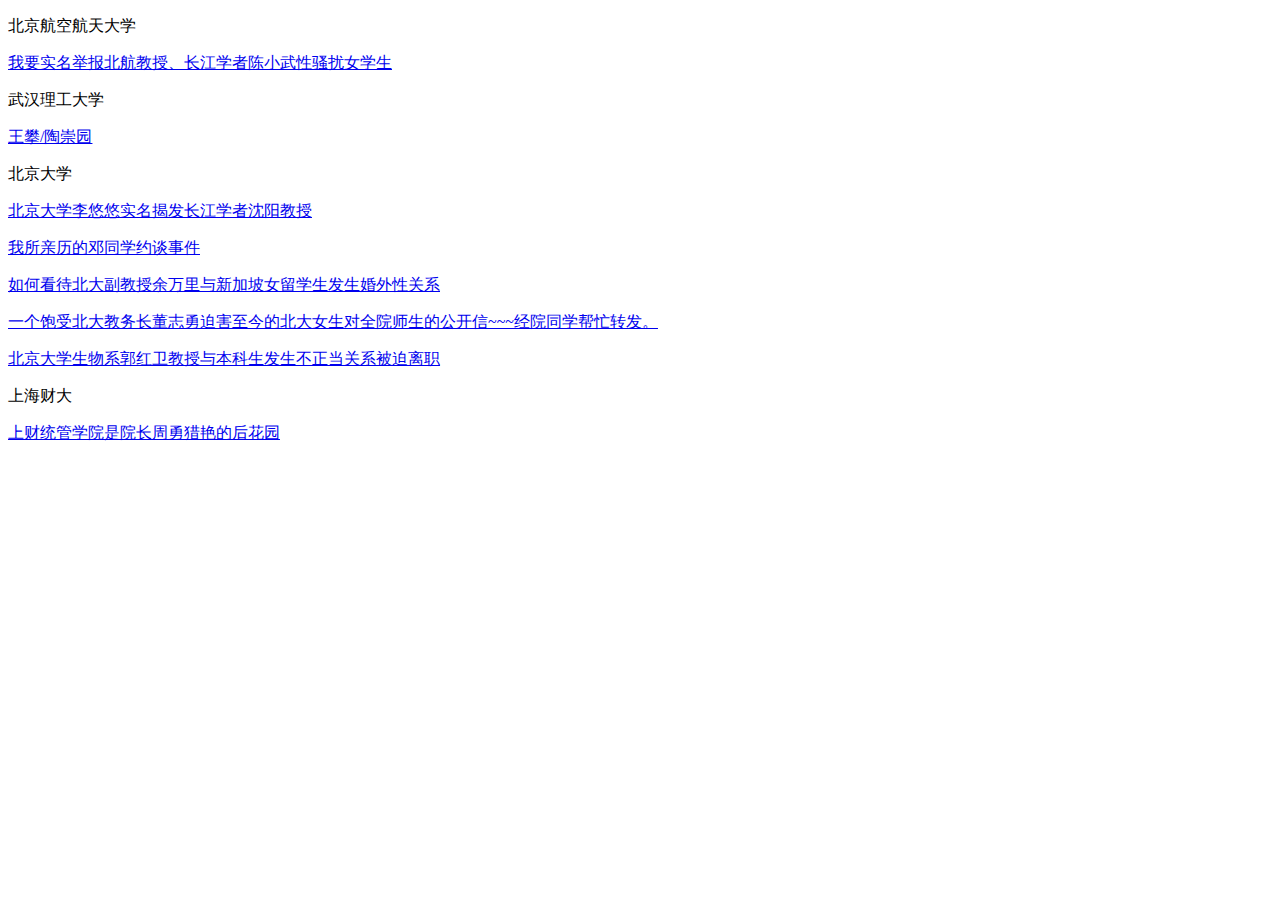
<file: index.html>
﻿<!DOCTYPE html>
<html>
<body>
<p>北京航空航天大学</p>
<p><a href="chenxiaowu.html">我要实名举报北航教授、长江学者陈小武性骚扰女学生</a></p>

<p>武汉理工大学</p>
<p><a href="wangpan.jpg">王攀/陶崇园</a></p>

<p>北京大学</p>
<p><a href="shenyang.html">北京大学李悠悠实名揭发长江学者沈阳教授</a></p>
<p><a href="yuetan.jpg">我所亲历的邓同学约谈事件</a></p>
<p><a href="yuwanli.html">如何看待北大副教授余万里与新加坡女留学生发生婚外性关系</a></p>
<p><a href="dongzhiyong.html">一个饱受北大教务长董志勇迫害至今的北大女生对全院师生的公开信~~~经院同学帮忙转发。</a></p>
<p><a href="guohongwei.html">北京大学生物系郭红卫教授与本科生发生不正当关系被迫离职</a></p>

<p>上海财大</p>
<p><a href="houhuayuan.html">上财统管学院是院长周勇猎艳的后花园</a></p>

</body>
</html>
</file>
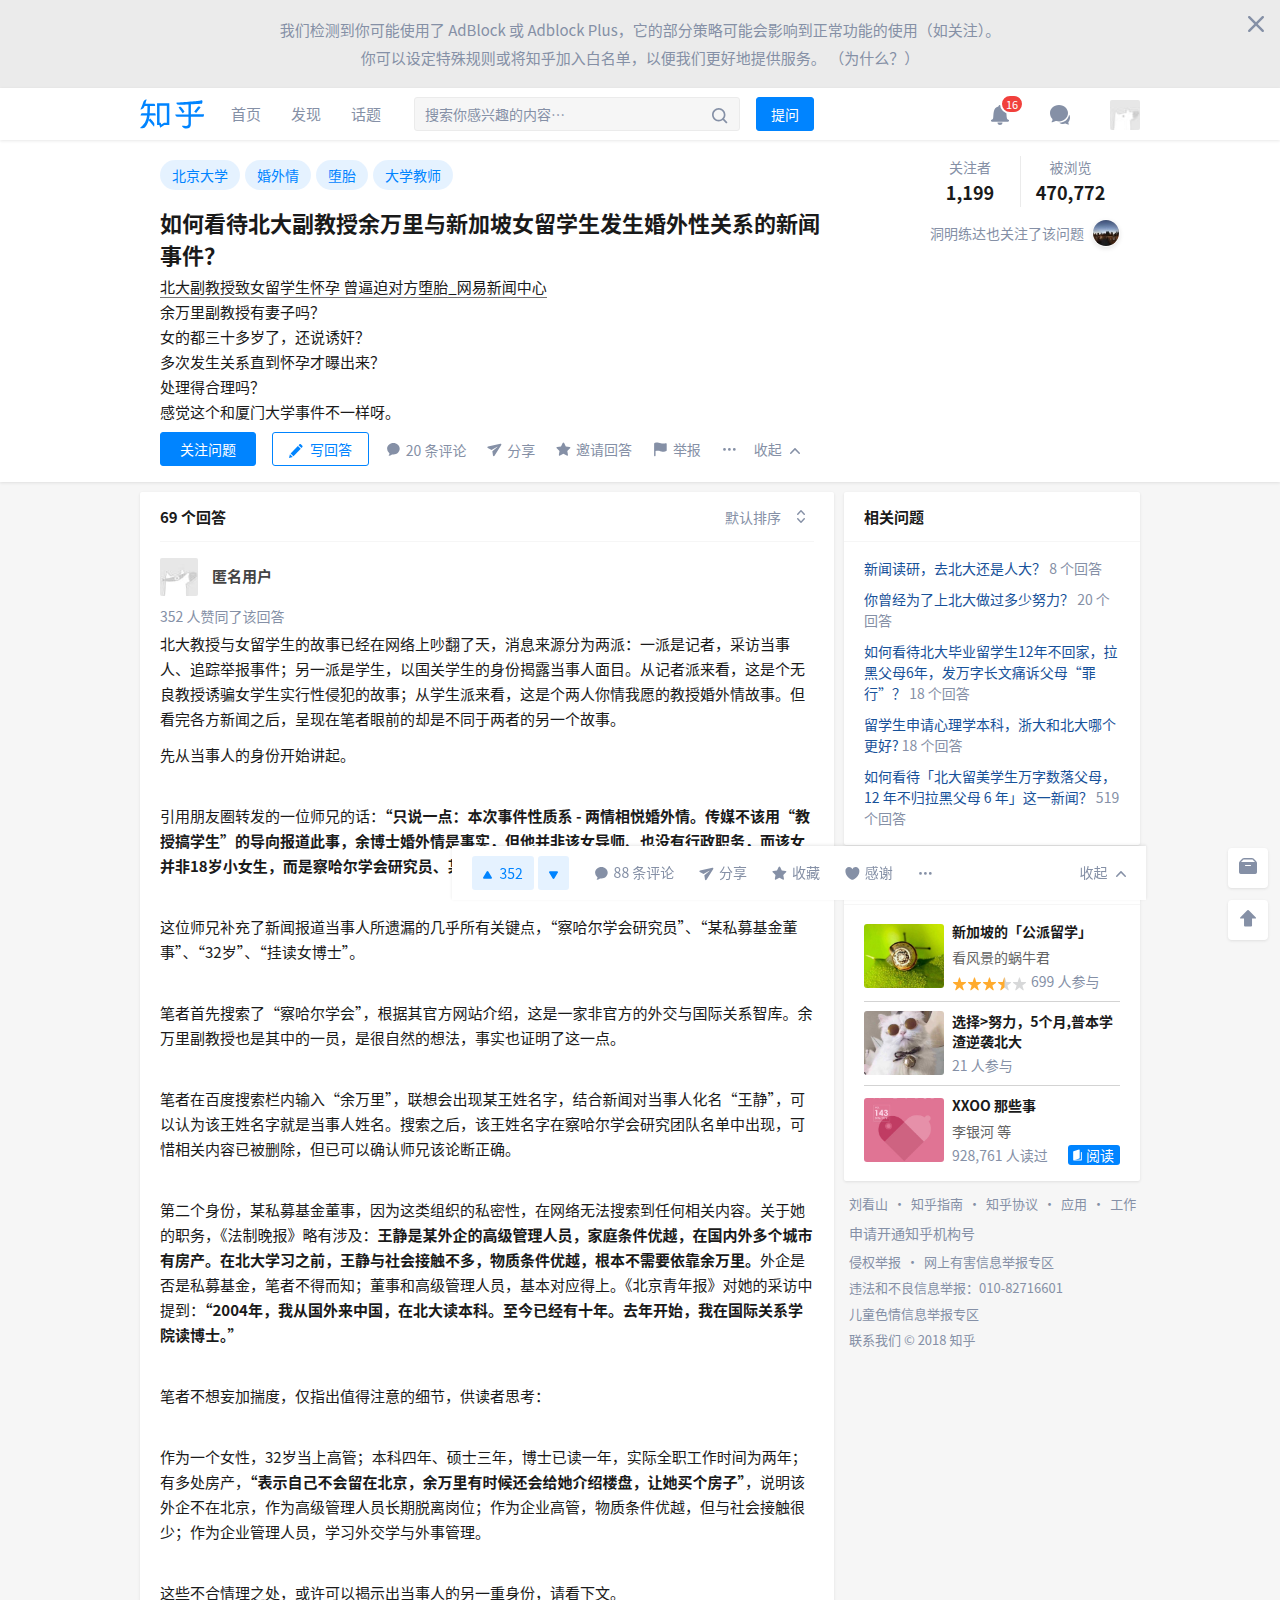
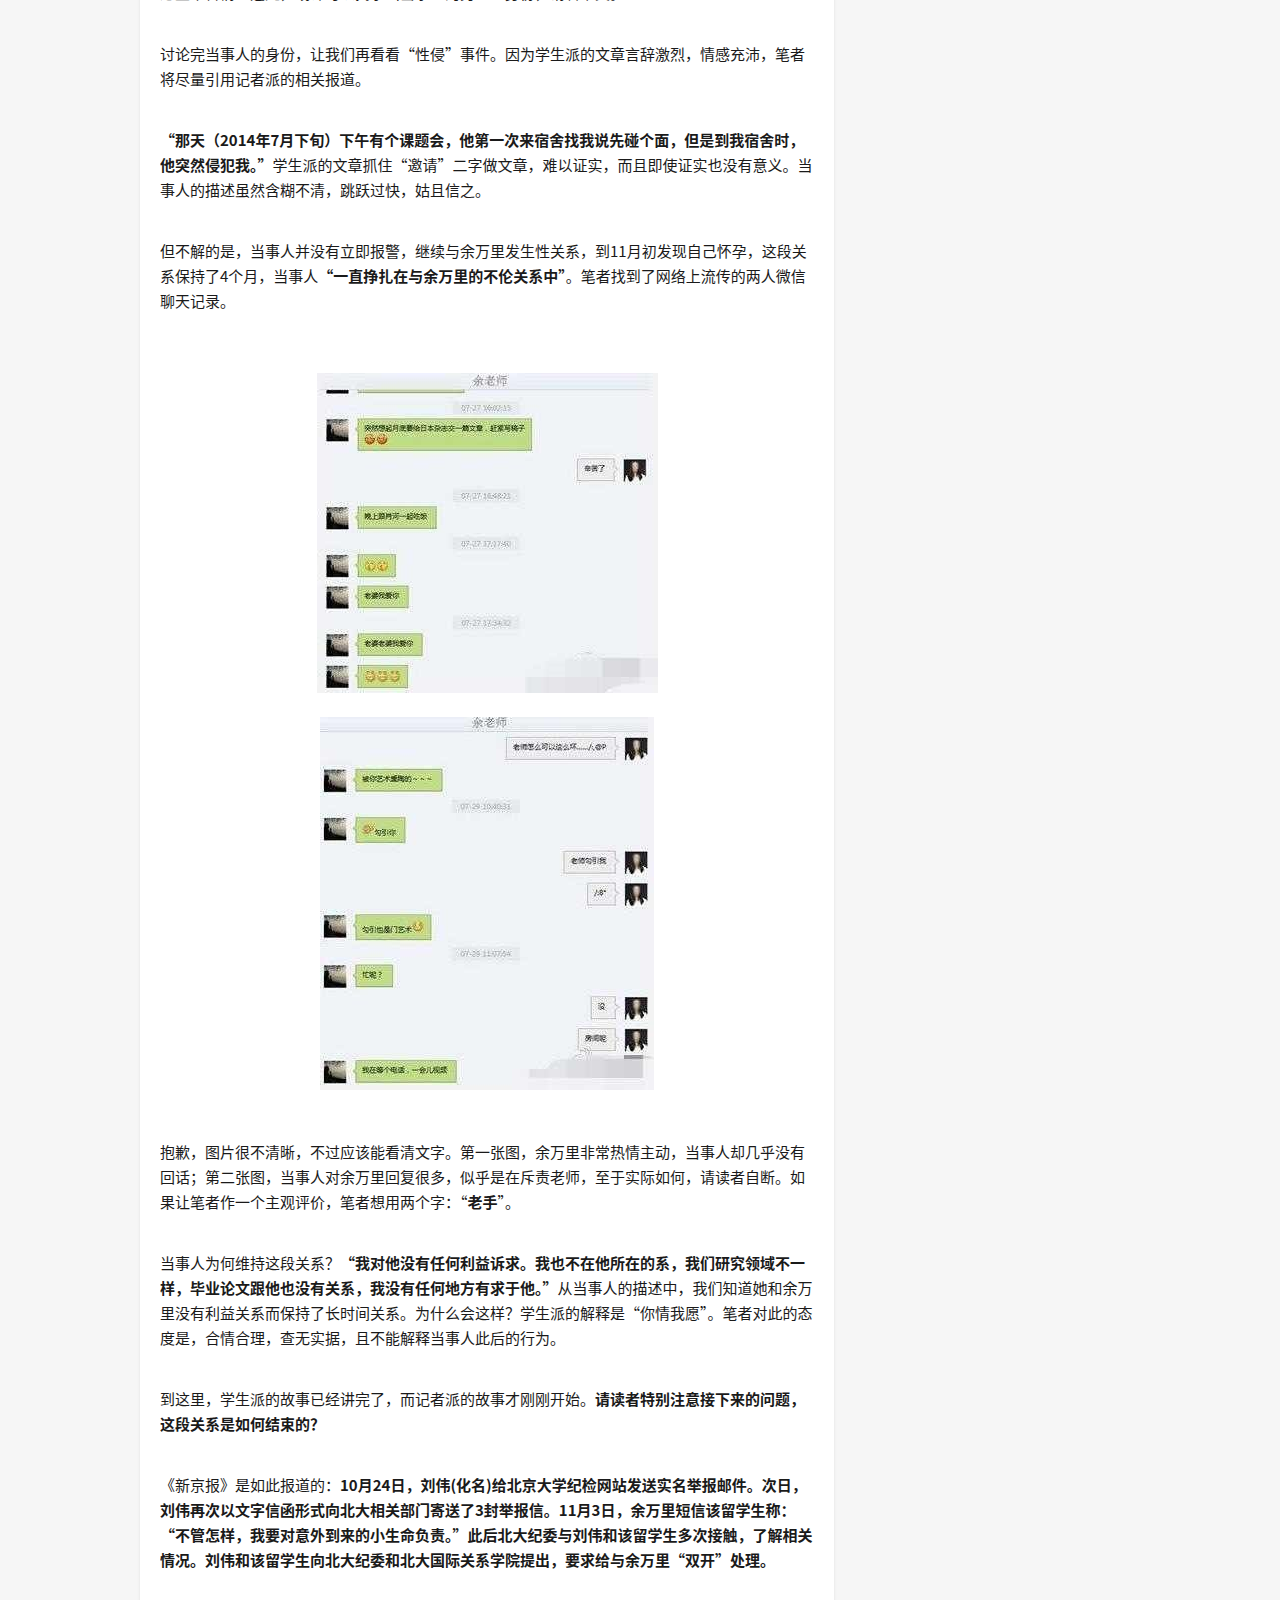
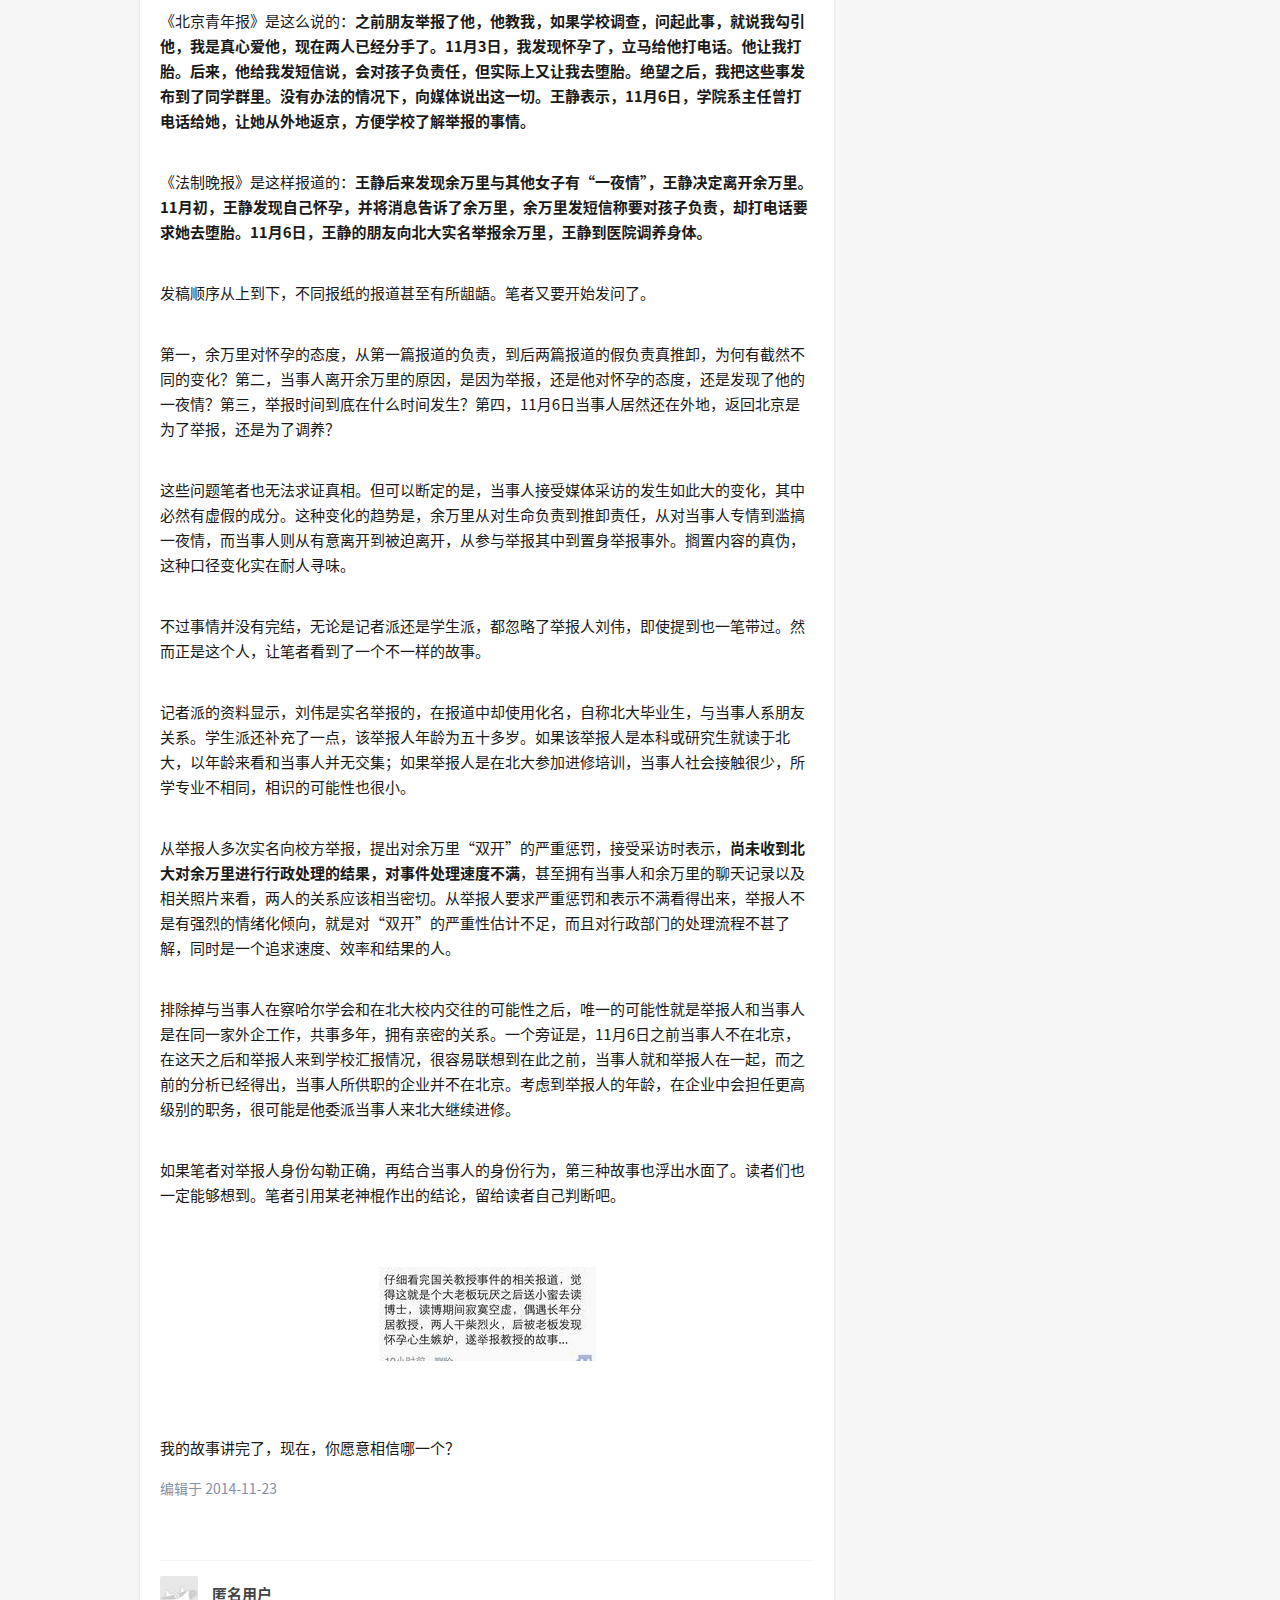
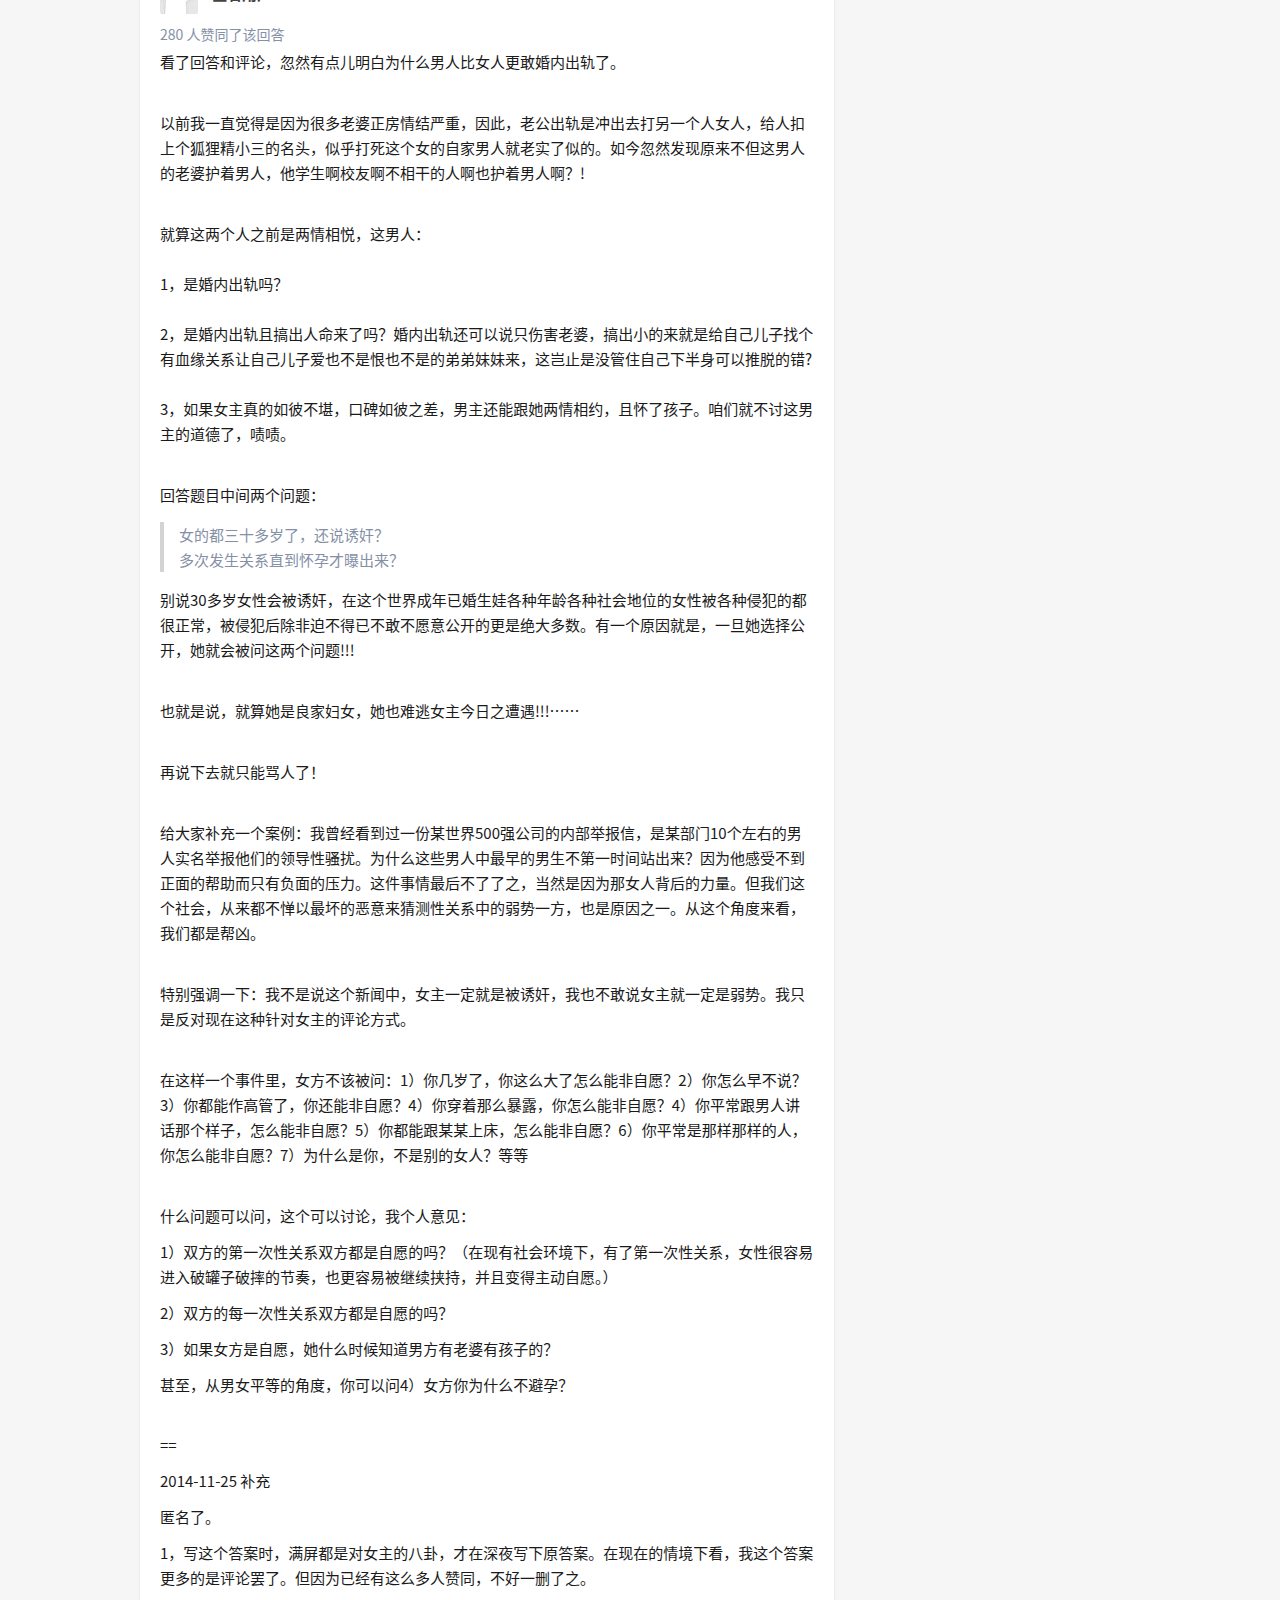
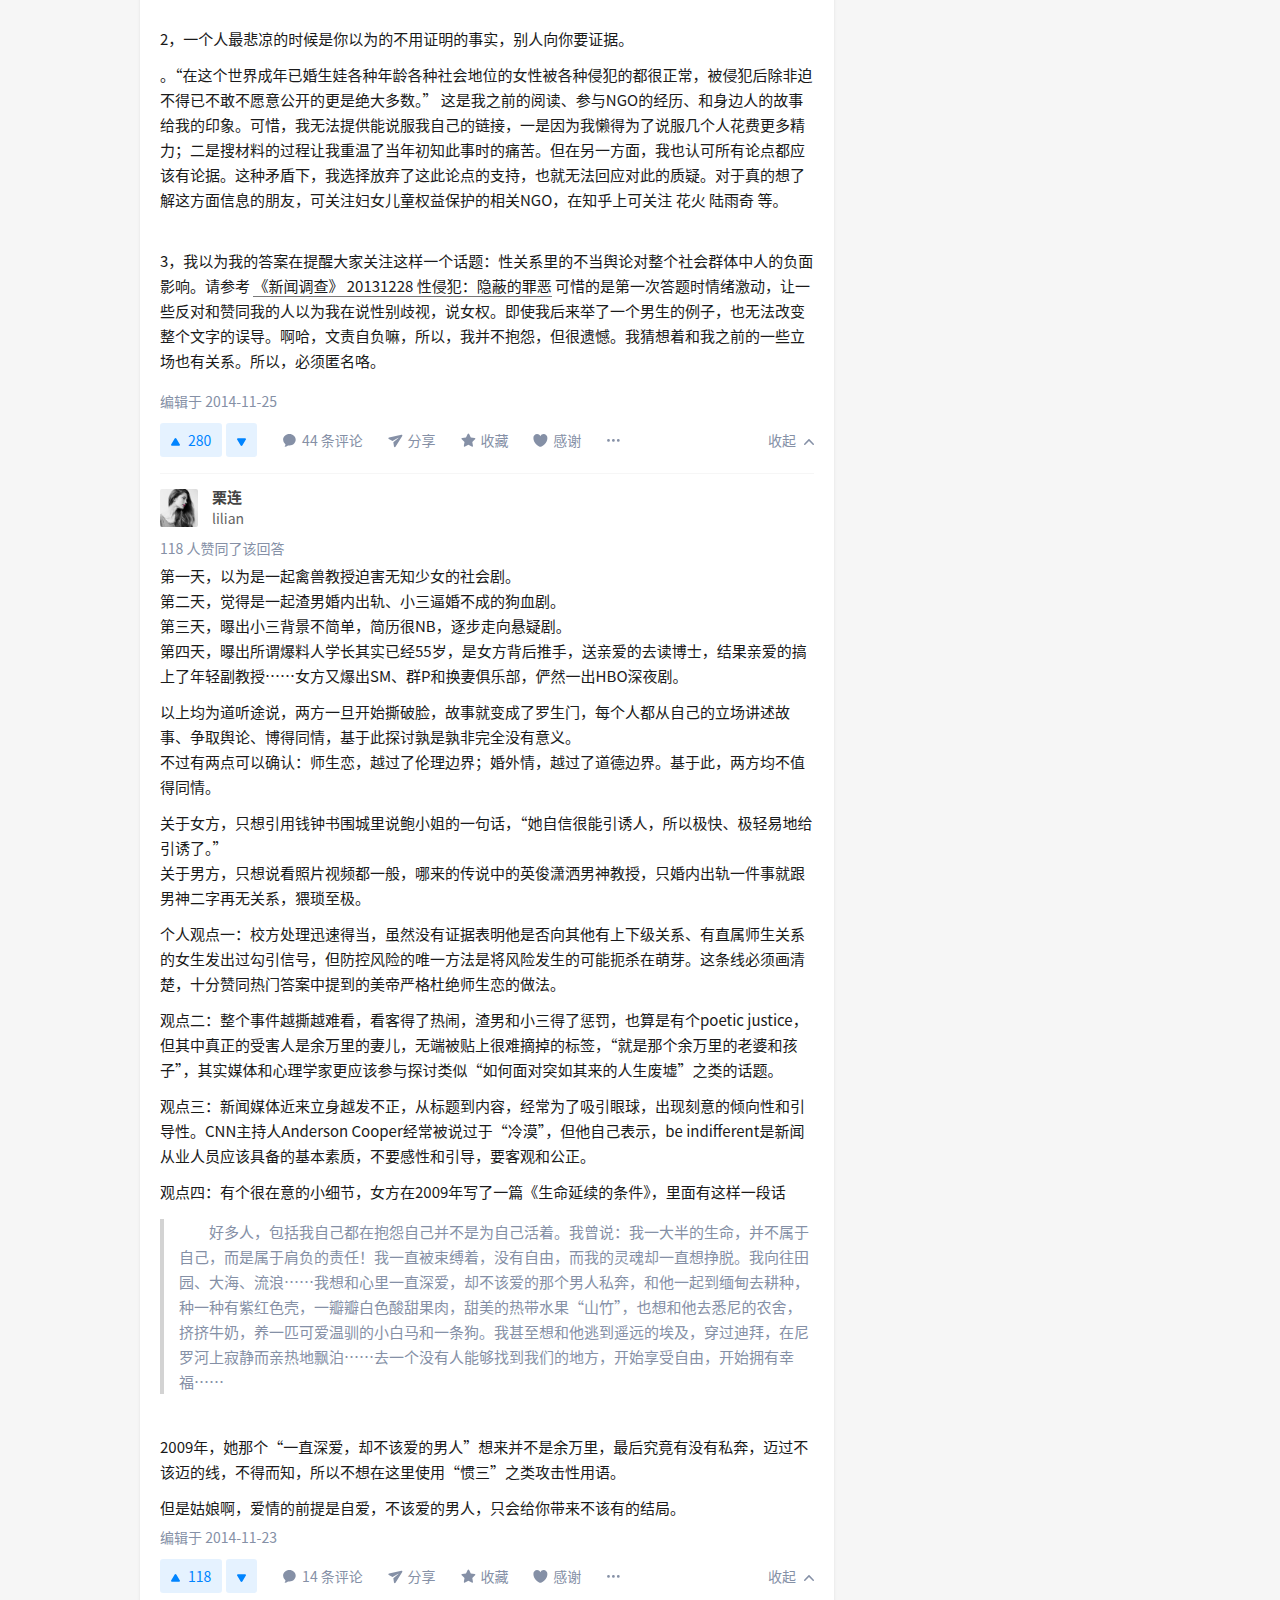
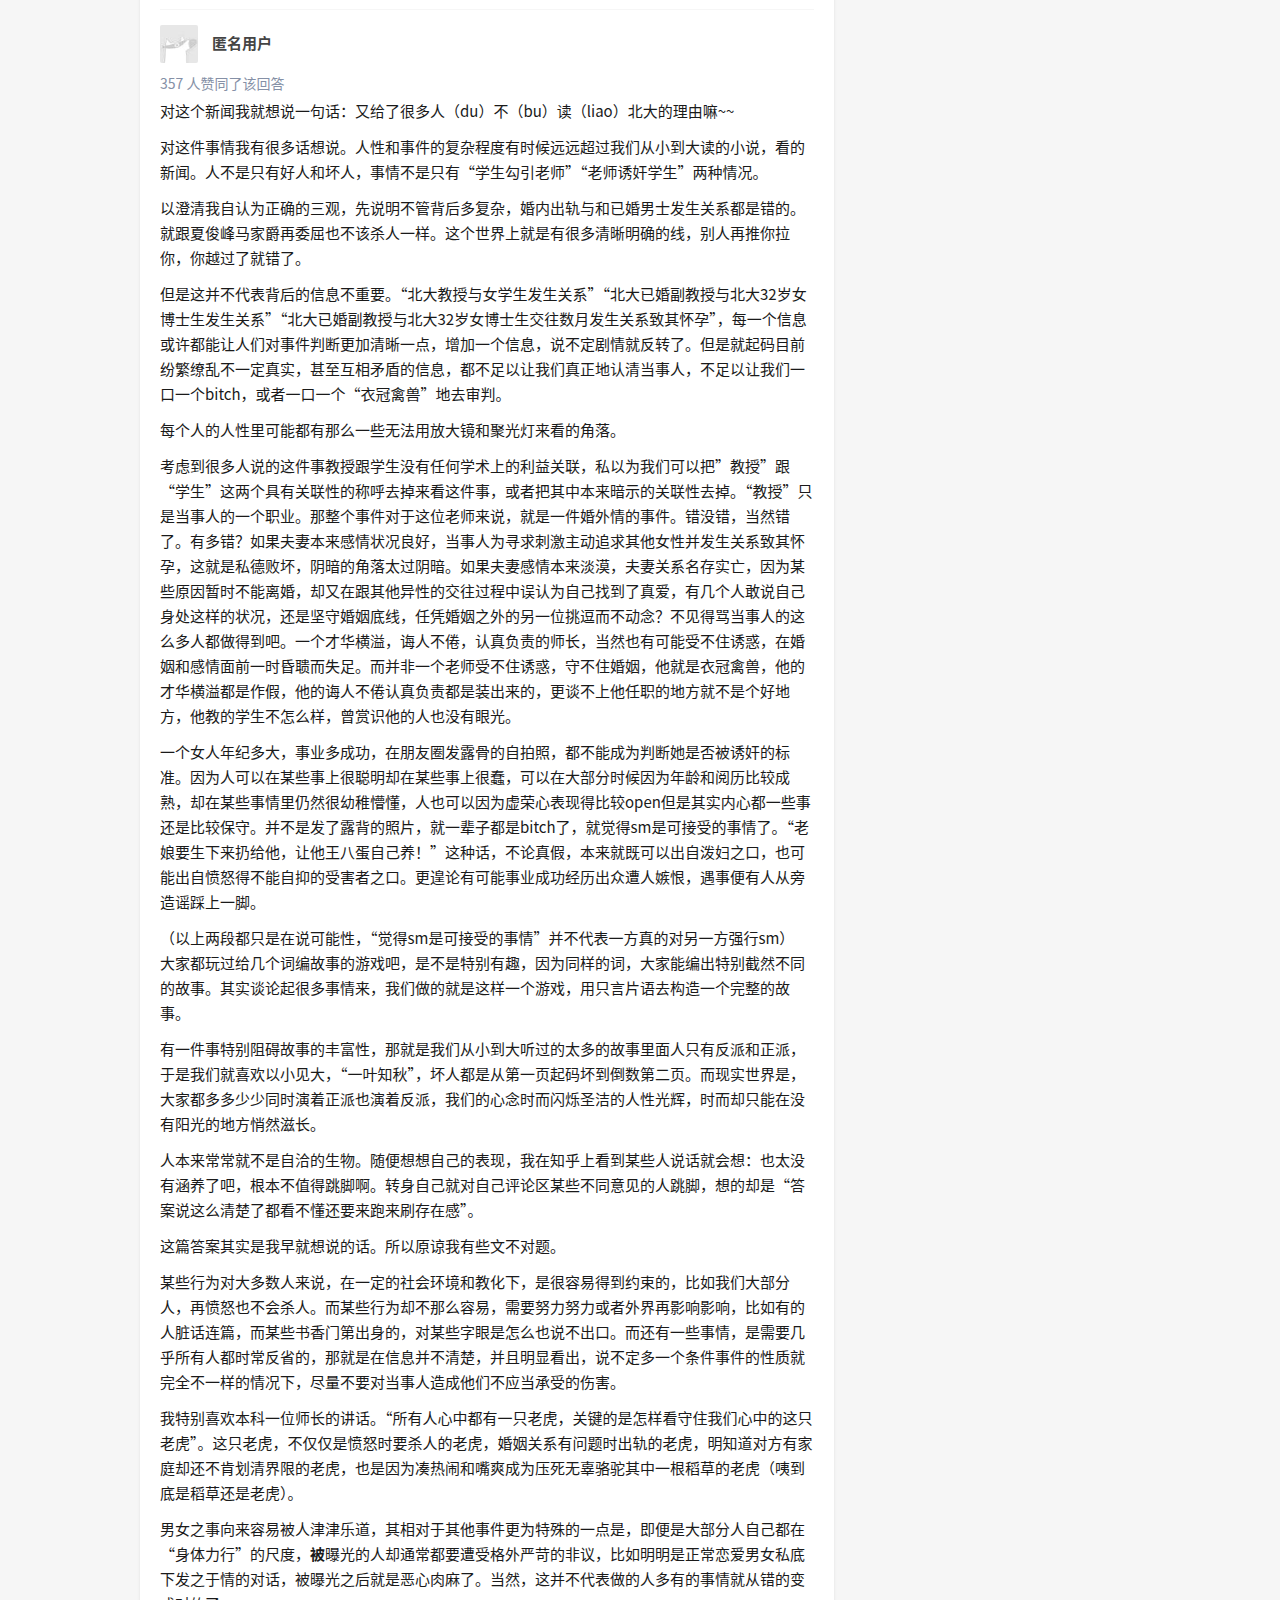
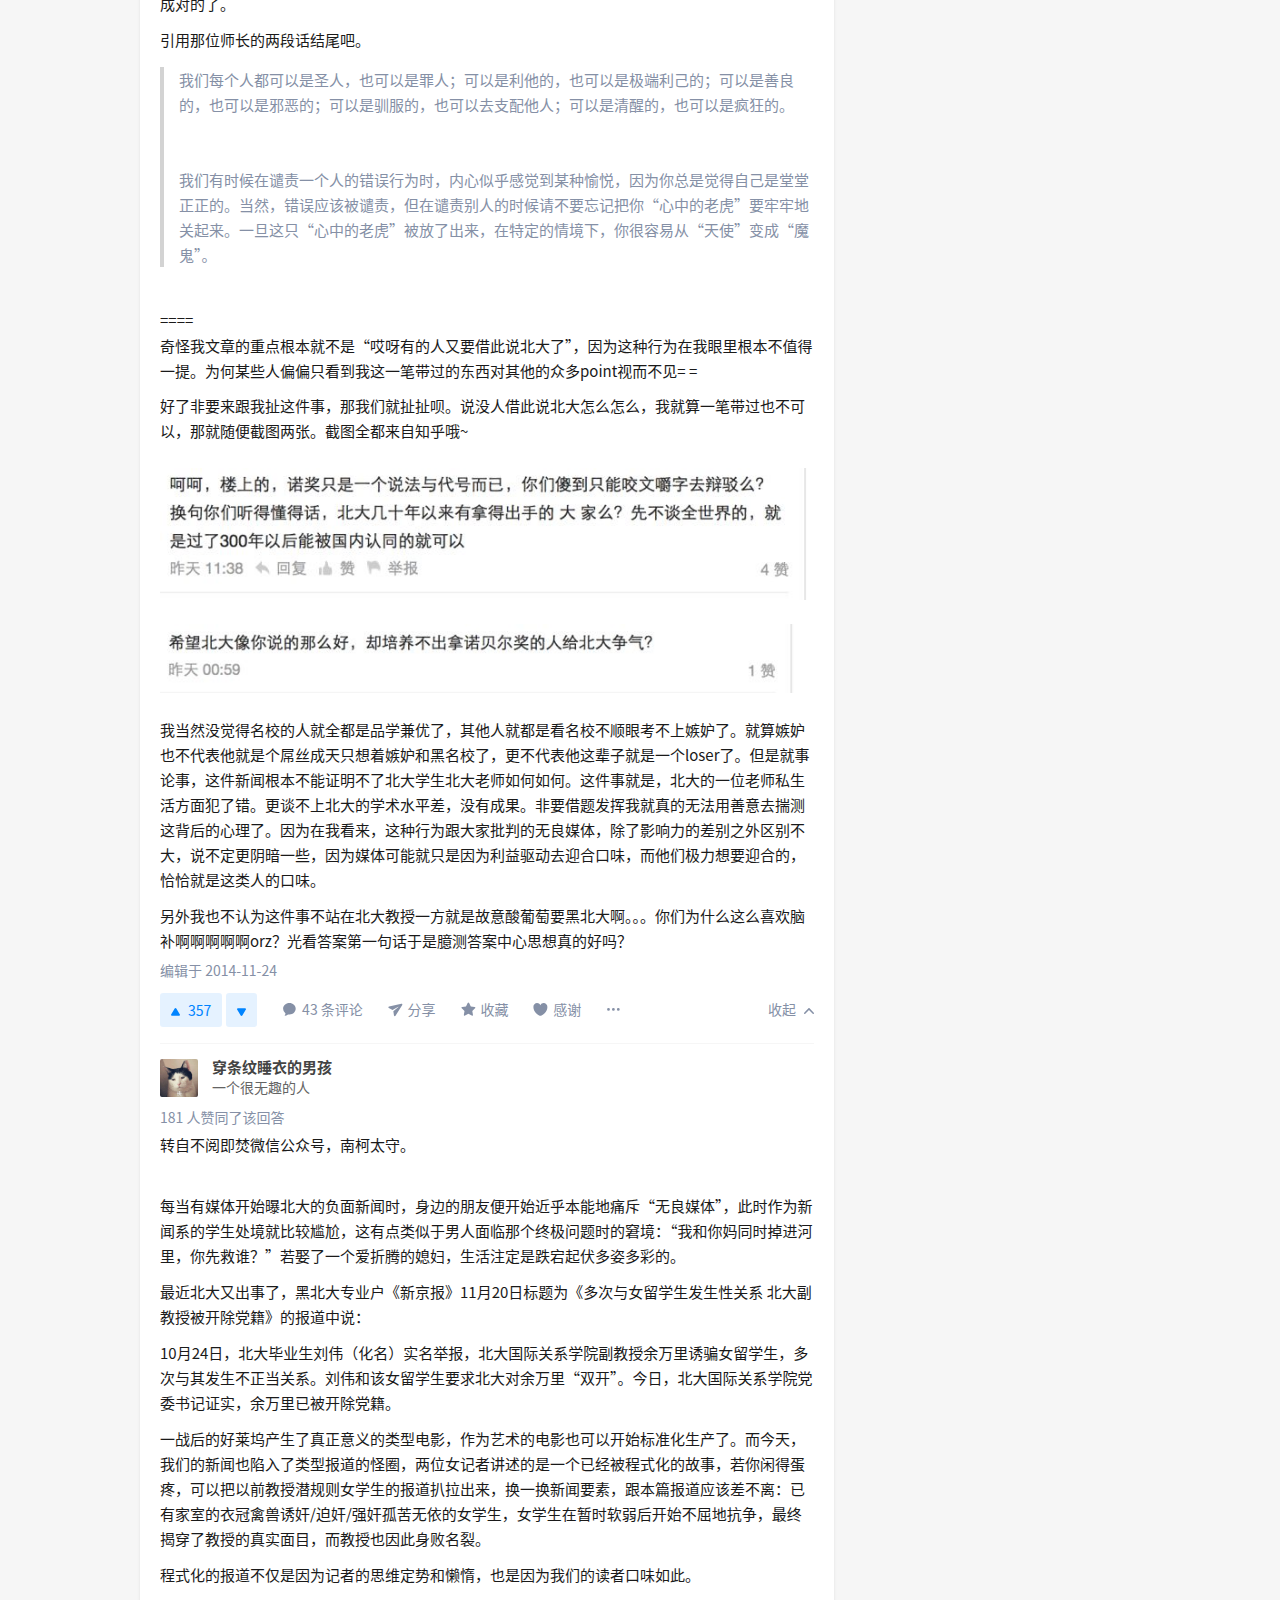
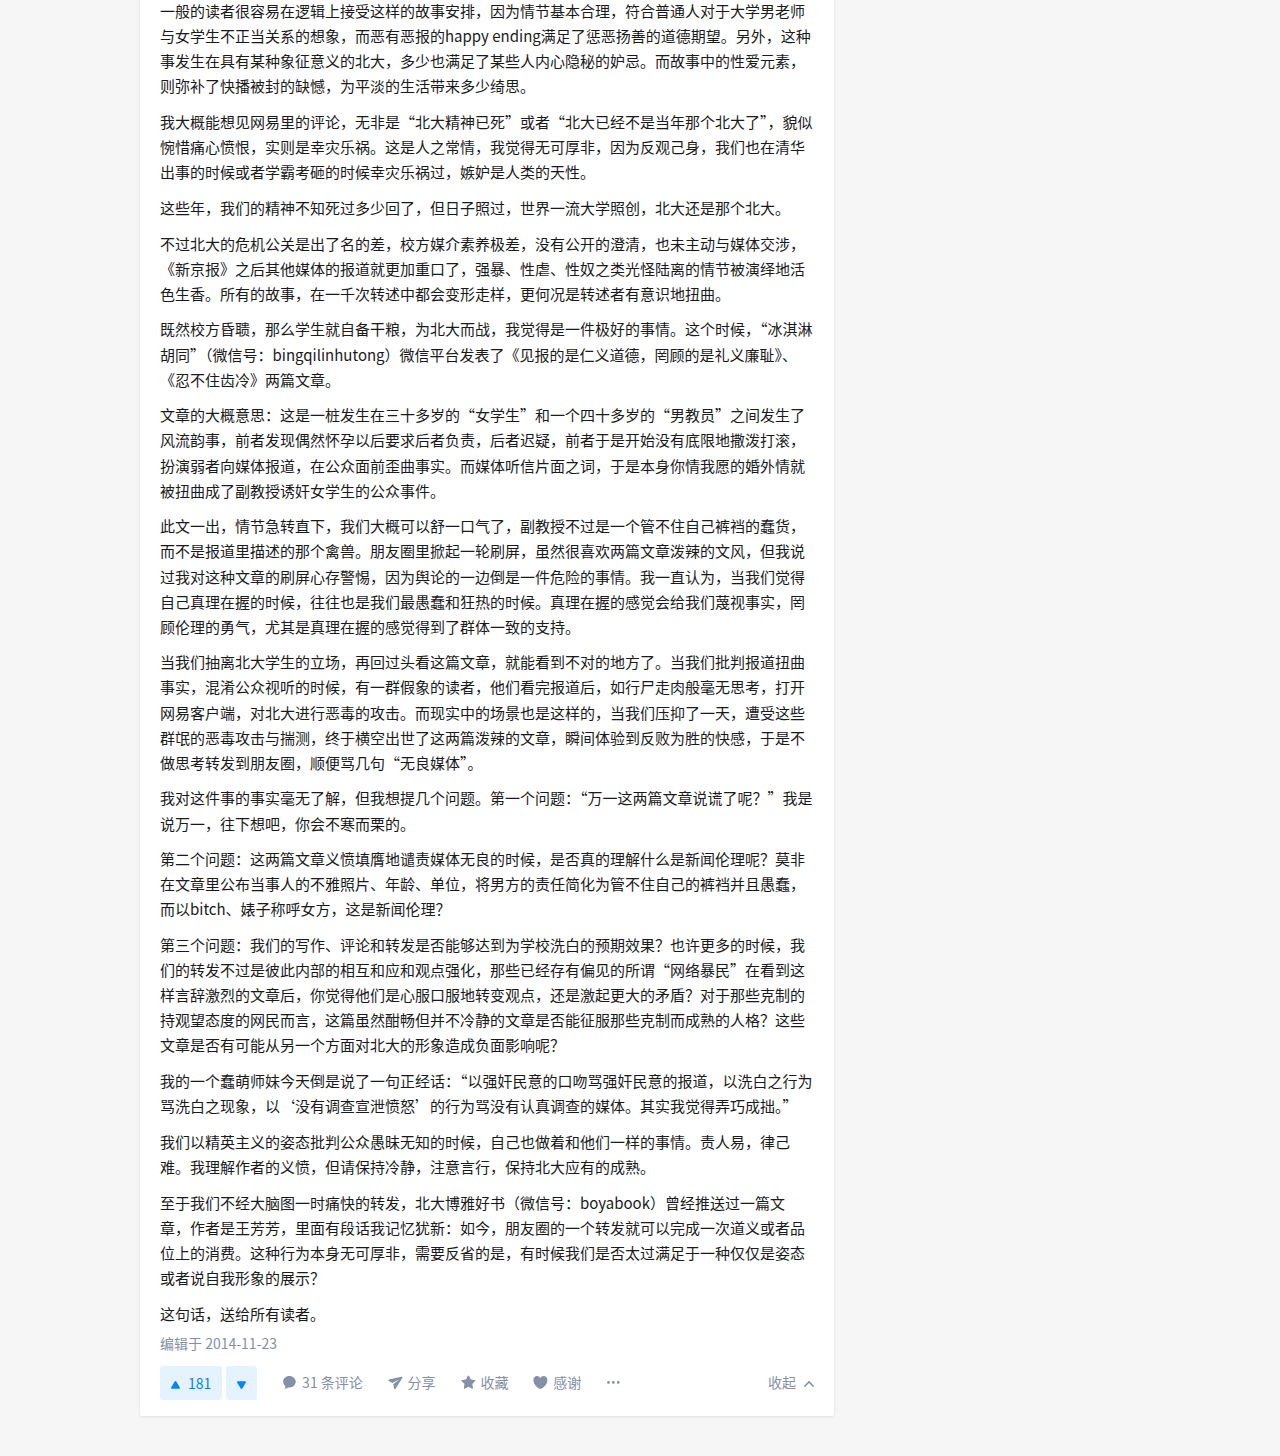
<file: yuwanli.html>
<!DOCTYPE html>
<!-- saved from url=(0039)https://www.zhihu.com/question/26711407 -->
<html lang="zh" data-hairline="true" data-theme="light" data-focus-method="keyboard"><head><meta http-equiv="Content-Type" content="text/html; charset=UTF-8"><title>(16 条消息)如何看待北大副教授余万里与新加坡女留学生发生婚外性关系的新闻事件？ - 知乎</title><meta name="viewport" content="width=device-width,initial-scale=1,maximum-scale=1"><meta name="renderer" content="webkit"><meta name="force-rendering" content="webkit"><meta http-equiv="X-UA-Compatible" content="IE=edge,chrome=1"><meta name="google-site-verification" content="FTeR0c8arOPKh8c5DYh_9uu98_zJbaWw53J-Sch9MTg"><meta data-react-helmet="true" name="apple-itunes-app" content="app-id=432274380, app-argument=zhihu://questions/26711407"><link rel="shortcut icon" type="image/x-icon" href="https://static.zhihu.com/static/favicon.ico"><link rel="dns-prefetch" href="https://static.zhimg.com/"><link rel="dns-prefetch" href="https://pic1.zhimg.com/"><link rel="dns-prefetch" href="https://pic2.zhimg.com/"><link rel="dns-prefetch" href="https://pic3.zhimg.com/"><link rel="dns-prefetch" href="https://pic4.zhimg.com/"><link href="./yuwanli_files/main.app.8805f88891008fe3153a.css" rel="stylesheet"><script type="text/javascript" charset="utf-8" async="" src="./yuwanli_files/main.modals.9832d01407f7fa4ae0fa.js.下载"></script><script type="text/javascript" charset="utf-8" async="" src="./yuwanli_files/main.richinput.b4e918d1f1f6b60f0882.js.下载"></script><style type="text/css">.CloseIcon-icon-2xww{transition:opacity .3s ease-out}.CloseIcon-icon-2xww:hover{opacity:.8}</style><style type="text/css">.animations-fadeIn-1aFv{animation:animations-fadeIn-1aFv .3s ease-out both}@keyframes animations-fadeIn-1aFv{0%{opacity:0}to{opacity:1}}.animations-fadeOut-3XSQ{animation:animations-fadeOut-3XSQ .3s ease-out both}@keyframes animations-fadeOut-3XSQ{0%{opacity:1}to{opacity:0}}.animations-fadeInUp-3KKK{animation:animations-fadeInUp-3KKK .3s cubic-bezier(.25,.1,.35,1) both}@keyframes animations-fadeInUp-3KKK{0%{opacity:0;transform:translateY(20px)}to{opacity:1;transform:translateY(0)}}.animations-fadeOutDown-r_A_{animation:animations-fadeOutDown-r_A_ .3s cubic-bezier(.25,.1,.35,1) both}@keyframes animations-fadeOutDown-r_A_{0%{transform:translateY(0)}to{opacity:0;transform:translateY(20px)}}</style><style type="text/css">.Modal-backdrop-2ksh{background-color:rgba(0,0,0,.65)}.Modal-backdrop-2ksh,.Modal-modalWrapper-56Mq{position:fixed;top:0;right:0;bottom:0;left:0;z-index:10010}.Modal-modalWrapper-56Mq{display:-ms-flexbox;display:flex;-ms-flex-align:center;align-items:center;-ms-flex-pack:center;justify-content:center}.Modal-modal-wf58{position:relative;z-index:10011;background:#fff;border-radius:2px}.Modal-content-3JxL{width:588px;max-height:calc(100vh - 24px * 2);overflow-x:hidden;overflow-y:auto;-webkit-overflow-scrolling:touch}.Modal-closeButton-3JkR{position:absolute;top:4px;right:-44px;padding:12px;width:40px;height:40px;cursor:pointer;box-sizing:border-box;background:none;outline:none;border:none}</style><style type="text/css">.FeedbackButton-button-3waL{position:fixed;z-index:10000;bottom:40px;right:40px;width:40px;height:40px;cursor:pointer;border-radius:50%;background-color:#fff;border:none;outline:none;box-shadow:0 0 10px rgba(0,0,0,.15);font-weight:700;line-height:normal}.FeedbackButton-icon-1Rgw{display:inline-block;vertical-align:middle;width:18px;height:18px;background-image:url([data-uri]);background-repeat:no-repeat;background-size:contain}.FeedbackButton-button-3waL:hover .FeedbackButton-icon-1Rgw{background-image:url([data-uri])}</style><style type="text/css">.DrawingExample-svg-30WA{position:absolute;top:30px;right:0;left:0;margin:auto;transform:rotate(-44deg)}.DrawingExample-ellipse-26bv{stroke-dasharray:520;transform-origin:center;animation:DrawingExample-drawingExample-3Bm3 .6s linear both}@keyframes DrawingExample-drawingExample-3Bm3{0%{stroke-dashoffset:520}50%{stroke-dashoffset:1000;opacity:1}to{stroke-dashoffset:1000;opacity:0}}</style><style type="text/css">.Spinner-spinner-2PGn{position:absolute;width:30px;height:30px;top:50%;left:50%;margin:-15px 0 0 -15px;animation:Spinner-rotate-RMMJ .8s linear infinite}.Spinner-spinner-2PGn .Spinner-circle-teFy{stroke:#4197ff;stroke-dasharray:187;stroke-dashoffset:46.75;transform-origin:center}@keyframes Spinner-rotate-RMMJ{0%{transform:rotate(0deg)}to{transform:rotate(1turn)}}</style><style type="text/css">.FeedbackForm-form-1uUg{padding:40px 24px 32px;width:100%;font-size:14px;line-height:1.5;font-family:HelveticaNeue-Light,Helvetica,PingFangSC-Light,Hiragino Sans GB,Microsoft YaHei,Arial,sans-serif;color:#404040;box-sizing:border-box}.FeedbackForm-header-3hQI{margin-bottom:26px;text-align:center}.FeedbackForm-title-2uCC{font-size:24px;font-weight:500;line-height:33px;font-family:Helvetica,PingFang SC,Hiragino Sans GB,Microsoft YaHei,Arial,sans-serif}.FeedbackForm-inputBox-15yJ{display:block;padding:12px;width:100%;height:auto;font-size:15px;border:1px solid #e7eaf1;border-radius:3px;box-sizing:border-box;resize:none;outline:none;color:inherit;transition:box-shadow .15s ease-out;overflow:auto}.FeedbackForm-inputBox-15yJ::-webkit-input-placeholder{color:#9aaabf;transition:color .15s ease-out}.FeedbackForm-inputBox-15yJ:-ms-input-placeholder{color:#9aaabf;transition:color .15s ease-out}.FeedbackForm-inputBox-15yJ::placeholder{color:#9aaabf;transition:color .15s ease-out}.FeedbackForm-inputBox-15yJ:hover::-webkit-input-placeholder{color:rgba(154,170,191,.8)}.FeedbackForm-inputBox-15yJ:hover:-ms-input-placeholder{color:rgba(154,170,191,.8)}.FeedbackForm-inputBox-15yJ:hover::placeholder{color:rgba(154,170,191,.8)}.FeedbackForm-inputBox-15yJ:focus{box-shadow:0 0 5px #e7eaf1}.FeedbackForm-inputBox-15yJ:focus::-webkit-input-placeholder{color:rgba(154,170,191,.8)}.FeedbackForm-inputBox-15yJ:focus:-ms-input-placeholder{color:rgba(154,170,191,.8)}.FeedbackForm-inputBox-15yJ:focus::placeholder{color:rgba(154,170,191,.8)}.FeedbackForm-inputBox-15yJ.FeedbackForm-isWarning-2ds-{border-color:#f75659}.FeedbackForm-inputBox-15yJ.FeedbackForm-isWarning-2ds-::-webkit-input-placeholder{color:#f75659}.FeedbackForm-inputBox-15yJ.FeedbackForm-isWarning-2ds-:-ms-input-placeholder{color:#f75659}.FeedbackForm-inputBox-15yJ.FeedbackForm-isWarning-2ds-::placeholder{color:#f75659}.FeedbackForm-inputBox-15yJ.FeedbackForm-isWarning-2ds-:focus{box-shadow:none}.FeedbackForm-screenShot--Gsn{overflow:hidden;box-sizing:border-box;transition:max-height .3s ease,opacity .3s ease}.FeedbackForm-screenShotLabel-2Sgh{padding-top:22px;-webkit-user-select:none;-moz-user-select:none;-ms-user-select:none;user-select:none}.FeedbackForm-canvasContainer-mrde{margin-top:8px;position:relative;background-color:#f6f7f9}.FeedbackForm-canvas-tSGI{display:block;max-width:100%;cursor:url([data-uri]) 0 17,default;cursor:-webkit-image-set(url([data-uri]) 1x,url([data-uri]) 2x) 0 17,default}.FeedbackForm-canvas-tSGI.FeedbackForm-isCapturing-3UFp{display:none}.FeedbackForm-checkLabelWrapper-3B7w{margin-top:12px}.FeedbackForm-checkLabel-2VTb{cursor:pointer;color:#9aaabf;transition:color .15s ease-out;-webkit-user-select:none;-moz-user-select:none;-ms-user-select:none;user-select:none}.FeedbackForm-checkLabel-2VTb:hover{color:rgba(154,170,191,.8)}.FeedbackForm-checkLabel-2VTb input{margin-right:.5em;vertical-align:1px}.FeedbackForm-actions-dJ87{margin-top:40px;text-align:center}.FeedbackForm-submitButton-1oKQ{display:inline-block;min-width:220px;padding:8px 1em;background-color:#0f88eb;border:1px solid #0f88eb;border-radius:3px;font:inherit;color:#fff;transition:background-color .15s ease-out,opacity .15s ease-out;cursor:pointer;outline:none}.FeedbackForm-submitButton-1oKQ[disabled]{opacity:.8;cursor:default}.FeedbackForm-submitButton-1oKQ:hover{background-color:#0d79d1}.FeedbackForm-submitButton-1oKQ:active{opacity:.8}.FeedbackForm-successMask-34go{display:-ms-flexbox;display:flex;-ms-flex-pack:center;justify-content:center;-ms-flex-align:center;align-items:center;position:absolute;top:0;left:0;width:100%;height:100%;background-color:#fff}.FeedbackForm-successTitle-1Y6p{font-size:24px;font-weight:500;line-height:33px;font-family:Helvetica,PingFang SC,Hiragino Sans GB,Microsoft YaHei,Arial,sans-serif;text-align:center}.FeedbackForm-successSubtitle-A_aP{margin-top:10px;font-size:18px;line-height:33px;text-align:center}</style></head><body class="Entry-body vsc-initialized"><div id="root"><div data-zop-usertoken="{&quot;urlToken&quot;:&quot;jin-ming-85-70&quot;}" data-reactroot="" data-reactid="1"><!-- react-empty: 2 --><div class="LoadingBar" data-reactid="3"></div><div class="AdblockBanner"><div class="AdblockBanner-inner"><!-- react-text: 404 -->我们检测到你可能使用了 AdBlock 或 Adblock Plus，它的部分策略可能会影响到正常功能的使用（如关注）。<!-- /react-text --><br><!-- react-text: 406 -->你可以设定特殊规则或将知乎加入白名单，以便我们更好地提供服务。 （<!-- /react-text --><a href="https://www.zhihu.com/question/54919485" target="_blank">为什么？</a><!-- react-text: 408 -->）<!-- /react-text --></div><button class="Button AdblockBanner-close Button--plain" type="button"><svg viewBox="0 0 14 14" class="Icon Icon--remove" width="16" height="16" aria-hidden="true" style="height: 16px; width: 16px;"><title></title><g><path d="M8.486 7l5.208-5.207c.408-.408.405-1.072-.006-1.483-.413-.413-1.074-.413-1.482-.005L7 5.515 1.793.304C1.385-.103.72-.1.31.31-.103.724-.103 1.385.305 1.793L5.515 7l-5.21 5.207c-.407.408-.404 1.072.007 1.483.413.413 1.074.413 1.482.005L7 8.485l5.207 5.21c.408.407 1.072.404 1.483-.007.413-.413.413-1.074.005-1.482L8.485 7z"></path></g></svg></button></div><div data-reactid="5"><header role="banner" class="Sticky AppHeader" data-za-module="TopNavBar" data-reactid="6" style=""><!-- react-empty: 413 --><div class="AppHeader-inner" data-reactid="8"><a href="https://www.zhihu.com/" aria-label="知乎" data-reactid="9"><svg viewBox="0 0 200 91" class="Icon ZhihuLogo Icon--logo" style="height:30px;width:64px;" width="64" height="30" aria-hidden="true" data-reactid="10"><title data-reactid="11"></title><g data-reactid="12"><path d="M53.29 80.035l7.32.002 2.41 8.24 13.128-8.24h15.477v-67.98H53.29v67.978zm7.79-60.598h22.756v53.22h-8.73l-8.718 5.473-1.587-5.46-3.72-.012v-53.22zM46.818 43.162h-16.35c.545-8.467.687-16.12.687-22.955h15.987s.615-7.05-2.68-6.97H16.807c1.09-4.1 2.46-8.332 4.1-12.708 0 0-7.523 0-10.085 6.74-1.06 2.78-4.128 13.48-9.592 24.41 1.84-.2 7.927-.37 11.512-6.94.66-1.84.785-2.08 1.605-4.54h9.02c0 3.28-.374 20.9-.526 22.95H6.51c-3.67 0-4.863 7.38-4.863 7.38H22.14C20.765 66.11 13.385 79.24 0 89.62c6.403 1.828 12.784-.29 15.937-3.094 0 0 7.182-6.53 11.12-21.64L43.92 85.18s2.473-8.402-.388-12.496c-2.37-2.788-8.768-10.33-11.496-13.064l-4.57 3.627c1.363-4.368 2.183-8.61 2.46-12.71H49.19s-.027-7.38-2.372-7.38zm128.752-.502c6.51-8.013 14.054-18.302 14.054-18.302s-5.827-4.625-8.556-1.27c-1.874 2.548-11.51 15.063-11.51 15.063l6.012 4.51zm-46.903-18.462c-2.814-2.577-8.096.667-8.096.667s12.35 17.2 12.85 17.953l6.08-4.29s-8.02-11.752-10.83-14.33zM199.99 46.5c-6.18 0-40.908.292-40.953.292v-31.56c1.503 0 3.882-.124 7.14-.376 12.773-.753 21.914-1.25 27.427-1.504 0 0 3.817-8.496-.185-10.45-.96-.37-7.24 1.43-7.24 1.43s-51.63 5.153-72.61 5.64c.5 2.756 2.38 5.336 4.93 6.11 4.16 1.087 7.09.53 15.36.277 7.76-.5 13.65-.76 17.66-.76v31.19h-41.71s.88 6.97 7.97 7.14h33.73v22.16c0 4.364-3.498 6.87-7.65 6.6-4.4.034-8.15-.36-13.027-.566.623 1.24 1.977 4.496 6.035 6.824 3.087 1.502 5.054 2.053 8.13 2.053 9.237 0 14.27-5.4 14.027-14.16V53.93h38.235c3.026 0 2.72-7.432 2.72-7.432z" fill-rule="evenodd"></path></g></svg></a><nav role="navigation" class="AppHeader-nav" data-reactid="13"><a class="AppHeader-navItem" href="https://www.zhihu.com/" data-reactid="14">首页</a><a class="AppHeader-navItem" href="https://www.zhihu.com/explore" data-reactid="15">发现</a><a href="https://www.zhihu.com/topic" class="AppHeader-navItem" data-reactid="16">话题</a></nav><div class="SearchBar" role="search" data-reactid="17"><div class="SearchBar-toolWrapper" data-reactid="18"><form class="SearchBar-tool" data-reactid="19"><div data-reactid="20"><div class="Popover" data-reactid="21"><div class="SearchBar-input Input-wrapper Input-wrapper--grey" data-reactid="22"><input type="text" maxlength="100" value="" autocomplete="off" role="combobox" aria-expanded="false" aria-autocomplete="list" aria-activedescendant="AutoComplet-40670-35275--1" id="Popover-40670-47060-toggle" aria-haspopup="true" aria-owns="Popover-40670-47060-content" class="Input" placeholder="搜索你感兴趣的内容…" data-reactid="23"><div class="Input-after" data-reactid="24"><button class="Button SearchBar-searchIcon Button--primary" aria-label="搜索" type="button" data-reactid="25"><svg viewBox="0 0 16 16" class="Icon Icon--search" style="height:16px;width:16px;" width="16" height="16" aria-hidden="true" data-reactid="26"><title data-reactid="27"></title><g data-reactid="28"><path d="M12.054 10.864c.887-1.14 1.42-2.57 1.42-4.127C13.474 3.017 10.457 0 6.737 0S0 3.016 0 6.737c0 3.72 3.016 6.737 6.737 6.737 1.556 0 2.985-.533 4.127-1.42l3.103 3.104c.765.46 1.705-.37 1.19-1.19l-3.103-3.104zm-5.317.925c-2.786 0-5.053-2.267-5.053-5.053S3.95 1.684 6.737 1.684 11.79 3.95 11.79 6.737 9.522 11.79 6.736 11.79z"></path></g></svg></button></div></div><!-- react-empty: 29 --></div></div></form></div><button class="Button QuestionAskButton SearchBar-askButton Button--primary Button--blue" type="button" data-reactid="30"><!-- react-text: 31 -->提问<!-- /react-text --><!-- react-empty: 32 --></button></div><div class="AppHeader-userInfo" data-reactid="33"><div class="Popover PushNotifications AppHeader-notifications"><button class="Button PushNotifications-icon Button--plain" type="button" id="Popover-40787-82364-toggle" aria-haspopup="true" aria-expanded="false" aria-owns="Popover-40787-82364-content"><svg viewBox="0 0 20 22" class="Icon Icon--news" width="20" height="20" aria-hidden="true" style="height: 20px; width: 20px;"><title></title><g><path d="M2.502 14.08C3.1 10.64 2 3 8.202 1.62 8.307.697 9.08 0 10 0s1.694.697 1.797 1.62C18 3 16.903 10.64 17.497 14.076c.106 1.102.736 1.855 1.7 2.108.527.142.868.66.793 1.206-.075.546-.542.95-1.09.943H1.1C.55 18.34.084 17.936.01 17.39c-.075-.547.266-1.064.794-1.206.963-.253 1.698-1.137 1.698-2.104zM10 22c-1.417.003-2.602-1.086-2.73-2.51-.004-.062.02-.124.063-.17.043-.045.104-.07.166-.07h5c.063 0 .124.025.167.07.044.046.067.108.063.17-.128 1.424-1.313 2.513-2.73 2.51z"></path></g></svg><span class="PushNotifications-count"><!-- react-text: 420 -->16<!-- /react-text --></span><!-- react-empty: 421 --></button><!-- react-empty: 422 --></div><div><div class="Popover Messages AppHeader-messages"><button class="Button Messages-icon Button--plain" type="button" id="Popover-40787-34725-toggle" aria-haspopup="true" aria-expanded="false" aria-owns="Popover-40787-34725-content"><svg viewBox="0 0 20 20" class="Icon Icon--message" width="20" height="20" aria-hidden="true" style="height: 20px; width: 20px;"><title></title><g><path d="M9 0C3.394 0 0 4.13 0 8c0 1.654.522 3.763 2.014 5.566.314.292.518.82.454 1.17-.165 1.488-.842 1.905-.842 1.905-.328.332.105.67.588.582 1.112-.2 2.07-.58 3.526-1.122.4-.202.464-.147.78-.078C11.524 17.764 18 14 18 8c0-3.665-3.43-8-9-8z"></path><path d="M19.14 9.628c.758.988.86 2.01.86 3.15 0 1.195-.62 3.11-1.368 3.938-.21.23-.354.467-.308.722.12 1.073.614 1.5.614 1.5.237.24-.188.563-.537.5-.802-.145-1.494-.42-2.545-.81-.29-.146-.336-.106-.563-.057-2.043.712-4.398.476-6.083-.926 5.964-.524 8.726-3.03 9.93-8.016z"></path></g></svg></button><!-- react-empty: 429 --></div><!-- react-empty: 430 --></div><!-- react-empty: 42 --><div class="AppHeader-profile" data-reactid="43"><div class="Popover AppHeader-menu"><button class="Button AppHeader-profileEntry Button--plain" type="button" id="Popover-40787-35153-toggle" aria-haspopup="true" aria-expanded="false" aria-owns="Popover-40787-35153-content"><img class="Avatar AppHeader-profileAvatar" width="30" height="30" src="./yuwanli_files/da8e974dc_is.jpg" srcset="https://pic4.zhimg.com/da8e974dc_im.jpg 2x"></button><!-- react-empty: 434 --></div></div></div></div><!-- react-empty: 46 --><div class="PageHeader"><div data-reactroot="" class="QuestionHeader-content"><div class="QuestionHeader-main"><h1 class="QuestionHeader-title">如何看待北大副教授余万里与新加坡女留学生发生婚外性关系的新闻事件？</h1></div><div class="QuestionHeader-side" data-za-detail-view-path-module="ToolBar" data-za-extra-module="{&quot;card&quot;:{&quot;content&quot;:{&quot;type&quot;:&quot;Question&quot;,&quot;token&quot;:&quot;26711407&quot;}}}"><div class="QuestionButtonGroup"><button class="Button FollowButton Button--primary Button--blue" type="button"><!-- react-text: 7 -->关注问题<!-- /react-text --></button><button class="Button Button--blue" type="button"><svg viewBox="0 0 12 12" class="Icon Button-icon Icon--modify" width="14" height="16" aria-hidden="true" style="height: 16px; width: 14px;"><title></title><g><path d="M.423 10.32L0 12l1.667-.474 1.55-.44-2.4-2.33-.394 1.564zM10.153.233c-.327-.318-.85-.31-1.17.018l-.793.817 2.49 2.414.792-.814c.318-.328.312-.852-.017-1.17l-1.3-1.263zM3.84 10.536L1.35 8.122l6.265-6.46 2.49 2.414-6.265 6.46z" fill-rule="evenodd"></path></g></svg><!-- react-text: 12 -->写回答<!-- /react-text --></button></div></div></div></div></header></div><!-- react-empty: 47 --><main role="main" class="App-main" data-reactid="48"><div class="QuestionPage" itemscope="" itemtype="http://schema.org/Question" data-reactid="49" data-za-detail-view-path-module="QuestionItem" data-za-extra-module="{&quot;card&quot;:{&quot;content&quot;:{&quot;type&quot;:&quot;Question&quot;,&quot;token&quot;:&quot;26711407&quot;}}}"><!-- react-empty: 50 --><meta itemprop="name" content="如何看待北大副教授余万里与新加坡女留学生发生婚外性关系的新闻事件？" data-reactid="51"><meta itemprop="url" content="https://www.zhihu.com/question/26711407" data-reactid="52"><meta itemprop="keywords" content="北京大学,婚外情,堕胎,大学教师" data-reactid="53"><meta itemprop="answerCount" content="69" data-reactid="54"><meta itemprop="commentCount" content="20" data-reactid="55"><meta itemprop="dateCreated" content="2014-11-21T01:31:02.000Z" data-reactid="56"><meta itemprop="dateModified" content="2017-03-08T01:09:17.000Z" data-reactid="57"><meta itemprop="zhihu:visitsCount" data-reactid="58"><meta itemprop="zhihu:followerCount" content="1199" data-reactid="59"><div data-zop-question="{&quot;title&quot;:&quot;如何看待北大副教授余万里与新加坡女留学生发生婚外性关系的新闻事件？&quot;,&quot;topics&quot;:[{&quot;name&quot;:&quot;北京大学&quot;,&quot;id&quot;:&quot;19570535&quot;},{&quot;name&quot;:&quot;婚外情&quot;,&quot;id&quot;:&quot;19611573&quot;},{&quot;name&quot;:&quot;堕胎&quot;,&quot;id&quot;:&quot;19640743&quot;},{&quot;name&quot;:&quot;大学教师&quot;,&quot;id&quot;:&quot;19665034&quot;}],&quot;id&quot;:26711407,&quot;isEditable&quot;:false}" data-reactid="60"><div class="QuestionStatus"><!-- react-empty: 436 --><!-- react-empty: 437 --><!-- react-empty: 438 --></div><div class="QuestionHeader" data-reactid="62" data-za-detail-view-path-module="QuestionDescription" data-za-extra-module="{&quot;card&quot;:{&quot;content&quot;:{&quot;type&quot;:&quot;Question&quot;,&quot;token&quot;:&quot;26711407&quot;}}}"><div class="QuestionHeader-content" data-reactid="63"><div class="QuestionHeader-main" data-reactid="64"><div class="QuestionHeader-tags" data-reactid="65"><div class="QuestionHeader-topics" data-reactid="66"><div class="Tag QuestionTopic" data-reactid="67" data-za-detail-view-path-module="TopicItem" data-za-extra-module="{&quot;card&quot;:{&quot;content&quot;:{&quot;type&quot;:&quot;Topic&quot;,&quot;token&quot;:&quot;19570535&quot;}}}"><span class="Tag-content" data-reactid="68"><a class="TopicLink" href="https://www.zhihu.com/topic/19570535" target="_blank" data-reactid="69"><div class="Popover" data-reactid="70"><div id="Popover-40687-64519-toggle" aria-haspopup="true" aria-expanded="false" aria-owns="Popover-40687-64519-content" data-reactid="71">北京大学</div><!-- react-empty: 72 --></div></a></span></div><div class="Tag QuestionTopic" data-reactid="73" data-za-detail-view-path-module="TopicItem" data-za-extra-module="{&quot;card&quot;:{&quot;content&quot;:{&quot;type&quot;:&quot;Topic&quot;,&quot;token&quot;:&quot;19611573&quot;}}}"><span class="Tag-content" data-reactid="74"><a class="TopicLink" href="https://www.zhihu.com/topic/19611573" target="_blank" data-reactid="75"><div class="Popover" data-reactid="76"><div id="Popover-40688-3781-toggle" aria-haspopup="true" aria-expanded="false" aria-owns="Popover-40688-3781-content" data-reactid="77">婚外情</div><!-- react-empty: 78 --></div></a></span></div><div class="Tag QuestionTopic" data-reactid="79" data-za-detail-view-path-module="TopicItem" data-za-extra-module="{&quot;card&quot;:{&quot;content&quot;:{&quot;type&quot;:&quot;Topic&quot;,&quot;token&quot;:&quot;19640743&quot;}}}"><span class="Tag-content" data-reactid="80"><a class="TopicLink" href="https://www.zhihu.com/topic/19640743" target="_blank" data-reactid="81"><div class="Popover" data-reactid="82"><div id="Popover-40689-8609-toggle" aria-haspopup="true" aria-expanded="false" aria-owns="Popover-40689-8609-content" data-reactid="83">堕胎</div><!-- react-empty: 84 --></div></a></span></div><div class="Tag QuestionTopic" data-reactid="85" data-za-detail-view-path-module="TopicItem" data-za-extra-module="{&quot;card&quot;:{&quot;content&quot;:{&quot;type&quot;:&quot;Topic&quot;,&quot;token&quot;:&quot;19665034&quot;}}}"><span class="Tag-content" data-reactid="86"><a class="TopicLink" href="https://www.zhihu.com/topic/19665034" target="_blank" data-reactid="87"><div class="Popover" data-reactid="88"><div id="Popover-40689-39813-toggle" aria-haspopup="true" aria-expanded="false" aria-owns="Popover-40689-39813-content" data-reactid="89">大学教师</div><!-- react-empty: 90 --></div></a></span></div></div></div><h1 class="QuestionHeader-title" data-reactid="91"><!-- react-text: 92 -->如何看待北大副教授余万里与新加坡女留学生发生婚外性关系的新闻事件？<!-- /react-text --></h1><!-- react-empty: 93 --><div data-reactid="94"><!-- react-text: 95 --><!-- /react-text --><div class="QuestionHeader-detail" data-reactid="96"><div class="QuestionRichText QuestionRichText--expandable" data-reactid="97"><div data-reactid="98"><span class="RichText" itemprop="text" data-reactid="99"><a href="https://link.zhihu.com/?target=http%3A//news.163.com/14/1121/10/ABIM3QN800014AEE.html" class=" wrap external" target="_blank" rel="nofollow noreferrer" data-za-detail-view-id="1043">北大副教授致女留学生怀孕 曾逼迫对方堕胎_网易新闻中心</a><br>余万里副教授有妻子吗？ <br>女的都三十多岁了，还说诱奸？<br>多次发生关系直到怀孕才曝出来？<br>处理得合理吗？<br>感觉这个和厦门大学事件不一样呀。</span></div></div></div></div></div><div class="QuestionHeader-side" data-reactid="105"><div class="QuestionHeader-follow-status" data-reactid="106"><div class="QuestionFollowStatus" data-reactid="107"><div class="NumberBoard QuestionFollowStatus-counts NumberBoard--divider" data-reactid="108"><button class="Button NumberBoard-item Button--plain" type="button" data-reactid="109"><div class="NumberBoard-itemInner" data-reactid="110"><div class="NumberBoard-itemName" data-reactid="111">关注者</div><strong class="NumberBoard-itemValue" title="1199" data-reactid="112">1,199</strong></div></button><div class="NumberBoard-item" data-reactid="113"><div class="NumberBoard-itemInner" data-reactid="114"><div class="NumberBoard-itemName" data-reactid="115">被浏览</div><strong class="NumberBoard-itemValue" title="470772" data-reactid="116">470,772</strong></div></div></div><button class="Button QuestionFollowStatus-people Button--plain" type="button" data-reactid="117"><span class="QuestionFollowStatus-people-tip" data-reactid="118">洞明练达也关注了该问题</span><span class="UserLink" data-reactid="119"><img class="Avatar Avatar--round UserLink-avatar" width="26" height="26" src="./yuwanli_files/v2-0fff6258300bbaa27ea1511b1dea8537_is.jpg" srcset="https://pic1.zhimg.com/v2-0fff6258300bbaa27ea1511b1dea8537_im.jpg 2x" alt="洞明练达" data-reactid="120"></span></button><!-- react-empty: 121 --></div></div></div></div><div><div class="Sticky QuestionHeader-footer is-bottom"><div class="QuestionHeader-footer-inner"><div class="QuestionHeader-main QuestionHeader-footer-main"><div class="QuestionButtonGroup"><button class="Button FollowButton Button--primary Button--blue" type="button"><!-- react-text: 1777 -->关注问题<!-- /react-text --></button><button class="Button Button--blue" type="button"><svg viewBox="0 0 12 12" class="Icon Button-icon Icon--modify" width="14" height="16" aria-hidden="true" style="height: 16px; width: 14px;"><title></title><g><path d="M.423 10.32L0 12l1.667-.474 1.55-.44-2.4-2.33-.394 1.564zM10.153.233c-.327-.318-.85-.31-1.17.018l-.793.817 2.49 2.414.792-.814c.318-.328.312-.852-.017-1.17l-1.3-1.263zM3.84 10.536L1.35 8.122l6.265-6.46 2.49 2.414-6.265 6.46z" fill-rule="evenodd"></path></g></svg><!-- react-text: 1782 -->写回答<!-- /react-text --></button></div><div class="QuestionHeaderActions"><div class="QuestionHeader-Comment"><button class="Button Button--plain Button--withIcon Button--withLabel" type="button"><span style="display: inline-flex; align-items: center;"><!-- react-text: 1787 -->​<!-- /react-text --><svg class="Zi Zi--Comment Button-zi" fill="currentColor" viewBox="0 0 24 24" width="1.2em" height="1.2em"><path d="M10.241 19.313a.97.97 0 0 0-.77.2 7.908 7.908 0 0 1-3.772 1.482.409.409 0 0 1-.38-.637 5.825 5.825 0 0 0 1.11-2.237.605.605 0 0 0-.227-.59A7.935 7.935 0 0 1 3 11.25C3 6.7 7.03 3 12 3s9 3.7 9 8.25-4.373 9.108-10.759 8.063z" fill-rule="evenodd"></path></svg></span><!-- react-text: 1790 -->20 条评论<!-- /react-text --><!-- react-empty: 1791 --></button></div><div class="Popover ShareMenu"><div class="" id="Popover-53236-17686-toggle" aria-haspopup="true" aria-expanded="false" aria-owns="Popover-53236-17686-content"><button class="Button Button--plain Button--withIcon Button--withLabel" type="button"><span style="display: inline-flex; align-items: center;"><!-- react-text: 1796 -->​<!-- /react-text --><svg class="Zi Zi--Share Button-zi" fill="currentColor" viewBox="0 0 24 24" width="1.2em" height="1.2em"><path d="M2.931 7.89c-1.067.24-1.275 1.669-.318 2.207l5.277 2.908 8.168-4.776c.25-.127.477.198.273.39L9.05 14.66l.927 5.953c.18 1.084 1.593 1.376 2.182.456l9.644-15.242c.584-.892-.212-2.029-1.234-1.796L2.93 7.89z" fill-rule="evenodd"></path></svg></span><!-- react-text: 1799 -->分享<!-- /react-text --></button></div><!-- react-empty: 1800 --></div><button class="Button Button--plain Button--withIcon Button--withLabel" type="button"><span style="display: inline-flex; align-items: center;"><!-- react-text: 1803 -->​<!-- /react-text --><svg class="Zi Zi--Star Button-zi" fill="currentColor" viewBox="0 0 24 24" width="1.2em" height="1.2em"><path d="M5.515 19.64l.918-5.355-3.89-3.792c-.926-.902-.639-1.784.64-1.97L8.56 7.74l2.404-4.871c.572-1.16 1.5-1.16 2.072 0L15.44 7.74l5.377.782c1.28.186 1.566 1.068.64 1.97l-3.89 3.793.918 5.354c.219 1.274-.532 1.82-1.676 1.218L12 18.33l-4.808 2.528c-1.145.602-1.896.056-1.677-1.218z" fill-rule="evenodd"></path></svg></span><!-- react-text: 1806 -->邀请回答<!-- /react-text --></button><button class="Button Button--plain Button--withIcon Button--withLabel" type="button"><span style="display: inline-flex; align-items: center;"><!-- react-text: 1809 -->​<!-- /react-text --><svg class="Zi Zi--Report Button-zi" fill="currentColor" viewBox="0 0 24 24" width="1.2em" height="1.2em"><path d="M19.947 3.129c-.633.136-3.927.639-5.697.385-3.133-.45-4.776-2.54-9.949-.888-.997.413-1.277 1.038-1.277 2.019L3 20.808c0 .3.101.54.304.718a.97.97 0 0 0 .73.304c.275 0 .519-.102.73-.304.202-.179.304-.418.304-.718v-6.58c4.533-1.235 8.047.668 8.562.864 2.343.893 5.542.008 6.774-.657.397-.178.596-.474.596-.887V3.964c0-.599-.42-.972-1.053-.835z" fill-rule="evenodd"></path></svg></span><!-- react-text: 1812 -->举报<!-- /react-text --></button><div class="Popover"><button class="Button Button--plain Button--withIcon Button--iconOnly" aria-label="更多" type="button" id="Popover-53236-29762-toggle" aria-haspopup="true" aria-expanded="false" aria-owns="Popover-53236-29762-content"><span style="display: inline-flex; align-items: center;"><!-- react-text: 1816 -->​<!-- /react-text --><svg class="Zi Zi--Dots Button-zi" fill="currentColor" viewBox="0 0 24 24" width="1.2em" height="1.2em"><path d="M5 14a2 2 0 1 1 0-4 2 2 0 0 1 0 4zm7 0a2 2 0 1 1 0-4 2 2 0 0 1 0 4zm7 0a2 2 0 1 1 0-4 2 2 0 0 1 0 4z" fill-rule="evenodd"></path></svg></span></button><!-- react-empty: 1819 --></div><!-- react-empty: 1833 --><!-- react-empty: 1821 --><!-- react-empty: 1822 --><!-- react-empty: 1823 --><!-- react-empty: 1824 --></div><div class="QuestionHeader-actions"><button class="Button Button--plain" type="button"><!-- react-text: 1827 -->收起<!-- /react-text --><svg viewBox="0 0 10 6" class="Icon QuestionHeader-collapse-icon Icon--arrow" width="10" height="16" aria-hidden="true" style="height: 16px; width: 10px;"><title></title><g><path d="M8.716.217L5.002 4 1.285.218C.99-.072.514-.072.22.218c-.294.29-.294.76 0 1.052l4.25 4.512c.292.29.77.29 1.063 0L9.78 1.27c.293-.29.293-.76 0-1.052-.295-.29-.77-.29-1.063 0z"></path></g></svg></button></div></div></div><!-- react-empty: 1831 --><!-- react-empty: 1832 --></div></div></div><div data-reactid="178"><div data-reactid="179"><div class="Sticky" data-reactid="180" style=""></div></div></div></div><div class="Question-main" data-reactid="181"><div class="Question-mainColumn" data-reactid="182"><div data-reactid="183"><div class="QuestionAnswers-statusWrapper" data-reactid="184"></div><div id="QuestionAnswers-answers" class="QuestionAnswers-answers" data-zop-feedlistmap="0,0,1,0" data-reactid="185" data-za-detail-view-path-module="ContentList" data-za-extra-module="{&quot;card&quot;:{&quot;content&quot;:null}}"><div class="Card" data-reactid="186"><div class="List" data-reactid="187"><div class="List-header" data-reactid="188"><h4 class="List-headerText" data-reactid="189"><span data-reactid="190"><!-- react-text: 191 -->69<!-- /react-text --><!-- react-text: 192 --> 个回答<!-- /react-text --></span></h4><div class="List-headerOptions" data-reactid="193"><div class="Popover" data-reactid="194"><button class="Button Select-button Select-plainButton Button--plain" role="combobox" aria-expanded="false" type="button" id="Popover-40699-16430-toggle" aria-haspopup="true" aria-owns="Popover-40699-16430-content" data-reactid="195"><!-- react-text: 196 -->默认排序<!-- /react-text --><span style="display:inline-flex;align-items:center;" data-reactid="197"><!-- react-text: 198 -->​<!-- /react-text --><svg class="Zi Zi--Select Select-arrow" fill="currentColor" viewBox="0 0 24 24" width="24" height="24" data-reactid="199"><path d="M12 16.183l2.716-2.966a.757.757 0 0 1 1.064.001.738.738 0 0 1 0 1.052l-3.247 3.512a.758.758 0 0 1-1.064 0L8.22 14.27a.738.738 0 0 1 0-1.052.758.758 0 0 1 1.063 0L12 16.183zm0-9.365L9.284 9.782a.758.758 0 0 1-1.064 0 .738.738 0 0 1 0-1.052l3.248-3.512a.758.758 0 0 1 1.065 0L15.78 8.73a.738.738 0 0 1 0 1.052.757.757 0 0 1-1.063.001L12 6.818z" fill-rule="evenodd" data-reactid="200"></path></svg></span></button><!-- react-empty: 201 --></div></div></div><div data-reactid="202"><div class="" data-reactid="203"><div class="List-item" data-reactid="204"><div class="ContentItem AnswerItem" data-za-index="0" data-zop="{&quot;authorName&quot;:&quot;匿名用户&quot;,&quot;itemId&quot;:33839354,&quot;title&quot;:&quot;如何看待北大副教授余万里与新加坡女留学生发生婚外性关系的新闻事件？&quot;,&quot;type&quot;:&quot;answer&quot;}" name="33839354" itemprop="acceptedAnswer" itemtype="http://schema.org/Answer" itemscope="" data-reactid="205" data-za-detail-view-path-module="AnswerItem" data-za-extra-module="{&quot;card&quot;:{&quot;has_image&quot;:false,&quot;has_video&quot;:false,&quot;content&quot;:{&quot;type&quot;:&quot;Answer&quot;,&quot;token&quot;:&quot;33839354&quot;,&quot;upvote_num&quot;:352,&quot;comment_num&quot;:88,&quot;publish_timestamp&quot;:null,&quot;parent_token&quot;:&quot;26711407&quot;,&quot;author_member_hash_id&quot;:&quot;0&quot;}}}"><div class="ContentItem-meta" data-reactid="206"><div class="AuthorInfo AnswerItem-authorInfo AnswerItem-authorInfo--related" itemprop="author" itemscope="" itemtype="http://schema.org/Person" data-reactid="207"><meta itemprop="name" content="匿名用户" data-reactid="208"><meta itemprop="image" content="https://pic1.zhimg.com/aadd7b895_is.jpg" data-reactid="209"><meta itemprop="url" content="https://www.zhihu.com/people/" data-reactid="210"><meta itemprop="zhihu:followerCount" content="0" data-reactid="211"><span class="UserLink AuthorInfo-avatarWrapper" data-reactid="212"><img class="Avatar AuthorInfo-avatar" width="38" height="38" src="./yuwanli_files/aadd7b895_xs.jpg" srcset="https://pic1.zhimg.com/aadd7b895_l.jpg 2x" alt="匿名用户" data-reactid="213"></span><div class="AuthorInfo-content" data-reactid="214"><div class="AuthorInfo-head" data-reactid="215"><span class="UserLink AuthorInfo-name" data-reactid="216"><!-- react-text: 217 -->匿名用户<!-- /react-text --></span></div><div class="AuthorInfo-detail" data-reactid="218"><div class="AuthorInfo-badge" data-reactid="219"><!-- react-empty: 220 --></div></div></div></div><div class="AnswerItem-extraInfo" data-reactid="221"><span class="Voters" data-reactid="222"><span data-reactid="223"><button class="Button Button--plain" type="button" data-reactid="224"><!-- react-text: 225 -->352 人赞同了该回答<!-- /react-text --></button></span><!-- react-empty: 226 --></span></div></div><meta itemprop="image" content="https://pic1.zhimg.com/8ef3d0e4550e656e3c346a6c93750e98_200x112.jpg" data-reactid="227"><meta itemprop="upvoteCount" content="352" data-reactid="228"><meta itemprop="url" content="https://www.zhihu.com/question/26711407/answer/33839354" data-reactid="229"><meta itemprop="dateCreated" content="2014-11-22T14:15:08.000Z" data-reactid="230"><meta itemprop="dateModified" content="2014-11-23T14:39:48.000Z" data-reactid="231"><meta itemprop="commentCount" content="88" data-reactid="232"><div class="RichContent RichContent--unescapable" data-reactid="233"><div class="RichContent-inner" data-reactid="234"><span class="RichText CopyrightRichText-richText" itemprop="text" data-reactid="235"><p>北大教授与女留学生的故事已经在网络上吵翻了天，消息来源分为两派：一派是记者，采访当事人、追踪举报事件；另一派是学生，以国关学生的身份揭露当事人面目。从记者派来看，这是个无良教授诱骗女学生实行性侵犯的故事；从学生派来看，这是个两人你情我愿的教授婚外情故事。但看完各方新闻之后，呈现在笔者眼前的却是不同于两者的另一个故事。</p><p>先从当事人的身份开始讲起。</p><br><p>引用朋友圈转发的一位师兄的话：<b>“只说一点：本次事件性质系 - 两情相悦婚外情。传媒不该用“教授搞学生”的导向报道此事，余博士婚外情是事实，但他并非该女导师、也没有行政职务，而该女并非18岁小女生，而是察哈尔学会研究员、某私募基金董事、32岁正好在北大挂读的女博士。”</b></p><br><p>这位师兄补充了新闻报道当事人所遗漏的几乎所有关键点，“察哈尔学会研究员”、“某私募基金董事”、“32岁”、“挂读女博士”。</p><br><p>笔者首先搜索了“察哈尔学会”，根据其官方网站介绍，这是一家非官方的外交与国际关系智库。余万里副教授也是其中的一员，是很自然的想法，事实也证明了这一点。</p><br><p>笔者在百度搜索栏内输入“余万里”，联想会出现某王姓名字，结合新闻对当事人化名“王静”，可以认为该王姓名字就是当事人姓名。搜索之后，该王姓名字在察哈尔学会研究团队名单中出现，可惜相关内容已被删除，但已可以确认师兄该论断正确。</p><br><p>第二个身份，某私募基金董事，因为这类组织的私密性，在网络无法搜索到任何相关内容。关于她的职务，《法制晚报》略有涉及：<b>王静是某外企的高级管理人员，家庭条件优越，在国内外多个城市有房产。在北大学习之前，王静与社会接触不多，物质条件优越，根本不需要依靠余万里。</b>外企是否是私募基金，笔者不得而知；董事和高级管理人员，基本对应得上。《北京青年报》对她的采访中提到：<b>“2004年，我从国外来中国，在北大读本科。至今已经有十年。去年开始，我在国际关系学院读博士。”</b></p><br><p>笔者不想妄加揣度，仅指出值得注意的细节，供读者思考：</p><br><p>作为一个女性，32岁当上高管；本科四年、硕士三年，博士已读一年，实际全职工作时间为两年；有多处房产，<b>“表示自己不会留在北京，余万里有时候还会给她介绍楼盘，让她买个房子”</b>，说明该外企不在北京，作为高级管理人员长期脱离岗位；作为企业高管，物质条件优越，但与社会接触很少；作为企业管理人员，学习外交学与外事管理。</p><br><p>这些不合情理之处，或许可以揭示出当事人的另一重身份，请看下文。</p><br><p>讨论完当事人的身份，让我们再看看“性侵”事件。因为学生派的文章言辞激烈，情感充沛，笔者将尽量引用记者派的相关报道。</p><br><p><b>“那天（2014年7月下旬）下午有个课题会，他第一次来宿舍找我说先碰个面，但是到我宿舍时，他突然侵犯我。”</b>学生派的文章抓住“邀请”二字做文章，难以证实，而且即使证实也没有意义。当事人的描述虽然含糊不清，跳跃过快，姑且信之。</p><br><p>但不解的是，当事人并没有立即报警，继续与余万里发生性关系，到11月初发现自己怀孕，这段关系保持了4个月，当事人<b>“一直挣扎在与余万里的不伦关系中”</b>。笔者找到了网络上流传的两人微信聊天记录。</p><br><figure><noscript>&lt;img src="https://pic1.zhimg.com/50/8ef3d0e4550e656e3c346a6c93750e98_hd.jpg" data-rawwidth="341" data-rawheight="320" class="content_image" width="341"&gt;</noscript><img src="./yuwanli_files/8ef3d0e4550e656e3c346a6c93750e98_hd.jpg" data-rawwidth="341" data-rawheight="320" class="content_image lazy" width="341" data-actualsrc="https://pic1.zhimg.com/50/8ef3d0e4550e656e3c346a6c93750e98_hd.jpg"></figure><figure><noscript>&lt;img src="https://pic4.zhimg.com/50/ffbf07c0831035cedc9ab10d9a19ebb1_hd.jpg" data-rawwidth="334" data-rawheight="373" class="content_image" width="334"&gt;</noscript><img src="./yuwanli_files/ffbf07c0831035cedc9ab10d9a19ebb1_hd.jpg" data-rawwidth="334" data-rawheight="373" class="content_image lazy" width="334" data-actualsrc="https://pic4.zhimg.com/50/ffbf07c0831035cedc9ab10d9a19ebb1_hd.jpg"></figure><br><p>抱歉，图片很不清晰，不过应该能看清文字。第一张图，余万里非常热情主动，当事人却几乎没有回话；第二张图，当事人对余万里回复很多，似乎是在斥责老师，至于实际如何，请读者自断。如果让笔者作一个主观评价，笔者想用两个字：“<b>老手</b>”。</p><br><p>当事人为何维持这段关系？<b>“我对他没有任何利益诉求。我也不在他所在的系，我们研究领域不一样，毕业论文跟他也没有关系，我没有任何地方有求于他。”</b>从当事人的描述中，我们知道她和余万里没有利益关系而保持了长时间关系。为什么会这样？学生派的解释是“你情我愿”。笔者对此的态度是，合情合理，查无实据，且不能解释当事人此后的行为。</p><br><p>到这里，学生派的故事已经讲完了，而记者派的故事才刚刚开始。<b>请读者特别注意接下来的问题，这段关系是如何结束的？</b></p><br><p>《新京报》是如此报道的：<b>10月24日，刘伟(化名)给北京大学纪检网站发送实名举报邮件。次日，刘伟再次以文字信函形式向北大相关部门寄送了3封举报信。11月3日，余万里短信该留学生称：“不管怎样，我要对意外到来的小生命负责。”此后北大纪委与刘伟和该留学生多次接触，了解相关情况。刘伟和该留学生向北大纪委和北大国际关系学院提出，要求给与余万里“双开”处理。</b></p><br><p>《北京青年报》是这么说的：<b>之前朋友举报了他，他教我，如果学校调查，问起此事，就说我勾引他，我是真心爱他，现在两人已经分手了。11月3日，我发现怀孕了，立马给他打电话。他让我打胎。后来，他给我发短信说，会对孩子负责任，但实际上又让我去堕胎。绝望之后，我把这些事发布到了同学群里。没有办法的情况下，向媒体说出这一切。王静表示，11月6日，学院系主任曾打电话给她，让她从外地返京，方便学校了解举报的事情。</b></p><br><p>《法制晚报》是这样报道的：<b>王静后来发现余万里与其他女子有“一夜情”，王静决定离开余万里。11月初，王静发现自己怀孕，并将消息告诉了余万里，余万里发短信称要对孩子负责，却打电话要求她去堕胎。11月6日，王静的朋友向北大实名举报余万里，王静到医院调养身体。</b></p><br><p>发稿顺序从上到下，不同报纸的报道甚至有所龃龉。笔者又要开始发问了。</p><br><p>第一，余万里对怀孕的态度，从第一篇报道的负责，到后两篇报道的假负责真推卸，为何有截然不同的变化？第二，当事人离开余万里的原因，是因为举报，还是他对怀孕的态度，还是发现了他的一夜情？第三，举报时间到底在什么时间发生？第四，11月6日当事人居然还在外地，返回北京是为了举报，还是为了调养？</p><br><p>这些问题笔者也无法求证真相。但可以断定的是，当事人接受媒体采访的发生如此大的变化，其中必然有虚假的成分。这种变化的趋势是，余万里从对生命负责到推卸责任，从对当事人专情到滥搞一夜情，而当事人则从有意离开到被迫离开，从参与举报其中到置身举报事外。搁置内容的真伪，这种口径变化实在耐人寻味。</p><br><p>不过事情并没有完结，无论是记者派还是学生派，都忽略了举报人刘伟，即使提到也一笔带过。然而正是这个人，让笔者看到了一个不一样的故事。</p><br><p>记者派的资料显示，刘伟是实名举报的，在报道中却使用化名，自称北大毕业生，与当事人系朋友关系。学生派还补充了一点，该举报人年龄为五十多岁。如果该举报人是本科或研究生就读于北大，以年龄来看和当事人并无交集；如果举报人是在北大参加进修培训，当事人社会接触很少，所学专业不相同，相识的可能性也很小。</p><br><p>从举报人多次实名向校方举报，提出对余万里“双开”的严重惩罚，接受采访时表示，<b>尚未收到北大对余万里进行行政处理的结果，对事件处理速度不满</b>，甚至拥有当事人和余万里的聊天记录以及相关照片来看，两人的关系应该相当密切。从举报人要求严重惩罚和表示不满看得出来，举报人不是有强烈的情绪化倾向，就是对“双开”的严重性估计不足，而且对行政部门的处理流程不甚了解，同时是一个追求速度、效率和结果的人。</p><br><p>排除掉与当事人在察哈尔学会和在北大校内交往的可能性之后，唯一的可能性就是举报人和当事人是在同一家外企工作，共事多年，拥有亲密的关系。一个旁证是，11月6日之前当事人不在北京，在这天之后和举报人来到学校汇报情况，很容易联想到在此之前，当事人就和举报人在一起，而之前的分析已经得出，当事人所供职的企业并不在北京。考虑到举报人的年龄，在企业中会担任更高级别的职务，很可能是他委派当事人来北大继续进修。</p><br><p>如果笔者对举报人身份勾勒正确，再结合当事人的身份行为，第三种故事也浮出水面了。读者们也一定能够想到。笔者引用某老神棍作出的结论，留给读者自己判断吧。</p><br><figure><noscript>&lt;img src="https://pic2.zhimg.com/50/834ec62d2609ca5e0a39f7eb652525b5_hd.jpg" data-rawwidth="217" data-rawheight="94" class="content_image" width="217"&gt;</noscript><img src="./yuwanli_files/834ec62d2609ca5e0a39f7eb652525b5_hd.jpg" data-rawwidth="217" data-rawheight="94" class="content_image lazy" width="217" data-actualsrc="https://pic2.zhimg.com/50/834ec62d2609ca5e0a39f7eb652525b5_hd.jpg"></figure><br><br><p>我的故事讲完了，现在，你愿意相信哪一个？</p></span><!-- react-empty: 236 --></div><div data-reactid="237"><div class="ContentItem-time" data-reactid="238"><a target="_blank" href="https://www.zhihu.com/question/26711407/answer/33839354" data-reactid="239"><span data-tooltip="发布于 2014-11-22 09:15" data-reactid="240">编辑于 2014-11-23</span></a></div><!-- react-empty: 241 --></div><div><div class="ContentItem-actions Sticky RichContent-actions is-fixed is-bottom" style="width: 694px; bottom: 0px; left: 451.5px;"><span><button class="Button VoteButton VoteButton--up" aria-label="赞同" type="button"><svg viewBox="0 0 20 18" class="Icon VoteButton-upIcon Icon--triangle" width="9" height="16" aria-hidden="true" style="height: 16px; width: 9px;"><title></title><g><path d="M0 15.243c0-.326.088-.533.236-.896l7.98-13.204C8.57.57 9.086 0 10 0s1.43.57 1.784 1.143l7.98 13.204c.15.363.236.57.236.896 0 1.386-.875 1.9-1.955 1.9H1.955c-1.08 0-1.955-.517-1.955-1.9z"></path></g></svg><!-- react-text: 1726 -->352<!-- /react-text --></button><button class="Button VoteButton VoteButton--down" aria-label="反对" type="button"><svg viewBox="0 0 20 18" class="Icon VoteButton-downIcon Icon--triangle" width="9" height="16" aria-hidden="true" style="height: 16px; width: 9px;"><title></title><g><path d="M0 15.243c0-.326.088-.533.236-.896l7.98-13.204C8.57.57 9.086 0 10 0s1.43.57 1.784 1.143l7.98 13.204c.15.363.236.57.236.896 0 1.386-.875 1.9-1.955 1.9H1.955c-1.08 0-1.955-.517-1.955-1.9z"></path></g></svg></button></span><button class="Button ContentItem-action Button--plain Button--withIcon Button--withLabel" type="button"><span style="display: inline-flex; align-items: center;"><!-- react-text: 1733 -->​<!-- /react-text --><svg class="Zi Zi--Comment Button-zi" fill="currentColor" viewBox="0 0 24 24" width="1.2em" height="1.2em"><path d="M10.241 19.313a.97.97 0 0 0-.77.2 7.908 7.908 0 0 1-3.772 1.482.409.409 0 0 1-.38-.637 5.825 5.825 0 0 0 1.11-2.237.605.605 0 0 0-.227-.59A7.935 7.935 0 0 1 3 11.25C3 6.7 7.03 3 12 3s9 3.7 9 8.25-4.373 9.108-10.759 8.063z" fill-rule="evenodd"></path></svg></span><!-- react-text: 1736 -->88 条评论<!-- /react-text --></button><div class="Popover ShareMenu ContentItem-action"><div class="" id="Popover-51647-15519-toggle" aria-haspopup="true" aria-expanded="false" aria-owns="Popover-51647-15519-content"><button class="Button Button--plain Button--withIcon Button--withLabel" type="button"><span style="display: inline-flex; align-items: center;"><!-- react-text: 1741 -->​<!-- /react-text --><svg class="Zi Zi--Share Button-zi" fill="currentColor" viewBox="0 0 24 24" width="1.2em" height="1.2em"><path d="M2.931 7.89c-1.067.24-1.275 1.669-.318 2.207l5.277 2.908 8.168-4.776c.25-.127.477.198.273.39L9.05 14.66l.927 5.953c.18 1.084 1.593 1.376 2.182.456l9.644-15.242c.584-.892-.212-2.029-1.234-1.796L2.93 7.89z" fill-rule="evenodd"></path></svg></span><!-- react-text: 1744 -->分享<!-- /react-text --></button></div><!-- react-empty: 1745 --></div><button class="Button ContentItem-action Button--plain Button--withIcon Button--withLabel" type="button"><span style="display: inline-flex; align-items: center;"><!-- react-text: 1748 -->​<!-- /react-text --><svg class="Zi Zi--Star Button-zi" fill="currentColor" viewBox="0 0 24 24" width="1.2em" height="1.2em"><path d="M5.515 19.64l.918-5.355-3.89-3.792c-.926-.902-.639-1.784.64-1.97L8.56 7.74l2.404-4.871c.572-1.16 1.5-1.16 2.072 0L15.44 7.74l5.377.782c1.28.186 1.566 1.068.64 1.97l-3.89 3.793.918 5.354c.219 1.274-.532 1.82-1.676 1.218L12 18.33l-4.808 2.528c-1.145.602-1.896.056-1.677-1.218z" fill-rule="evenodd"></path></svg></span><!-- react-text: 1751 -->收藏<!-- /react-text --></button><button class="Button ContentItem-action Button--plain Button--withIcon Button--withLabel" type="button"><span style="display: inline-flex; align-items: center;"><!-- react-text: 1754 -->​<!-- /react-text --><svg class="Zi Zi--Heart Button-zi" fill="currentColor" viewBox="0 0 24 24" width="1.2em" height="1.2em"><path d="M2 8.437C2 5.505 4.294 3.094 7.207 3 9.243 3 11.092 4.19 12 6c.823-1.758 2.649-3 4.651-3C19.545 3 22 5.507 22 8.432 22 16.24 13.842 21 12 21 10.158 21 2 16.24 2 8.437z" fill-rule="evenodd"></path></svg></span><!-- react-text: 1757 -->感谢<!-- /react-text --></button><div class="Popover ContentItem-action"><button class="Button Button--plain Button--withIcon Button--iconOnly" aria-label="更多" type="button" id="Popover-51647-65896-toggle" aria-haspopup="true" aria-expanded="false" aria-owns="Popover-51647-65896-content"><span style="display: inline-flex; align-items: center;"><!-- react-text: 1761 -->​<!-- /react-text --><svg class="Zi Zi--Dots Button-zi" fill="currentColor" viewBox="0 0 24 24" width="1.2em" height="1.2em"><path d="M5 14a2 2 0 1 1 0-4 2 2 0 0 1 0 4zm7 0a2 2 0 1 1 0-4 2 2 0 0 1 0 4zm7 0a2 2 0 1 1 0-4 2 2 0 0 1 0 4z" fill-rule="evenodd"></path></svg></span></button><!-- react-empty: 1764 --></div><button class="Button ContentItem-action ContentItem-rightButton Button--plain" data-zop-retract-question="true" type="button"><span class="RichContent-collapsedText">收起</span><svg viewBox="0 0 10 6" class="Icon ContentItem-arrowIcon is-active Icon--arrow" width="10" height="16" aria-hidden="true" style="height: 16px; width: 10px;"><title></title><g><path d="M8.716.217L5.002 4 1.285.218C.99-.072.514-.072.22.218c-.294.29-.294.76 0 1.052l4.25 4.512c.292.29.77.29 1.063 0L9.78 1.27c.293-.29.293-.76 0-1.052-.295-.29-.77-.29-1.063 0z"></path></g></svg></button></div><div class="Sticky--holder" style="position: static; top: auto; right: auto; bottom: auto; left: auto; display: flex; float: none; margin: 0px -20px -10px; height: 54px; width: 694px;"></div></div></div><!-- react-empty: 292 --><!-- react-empty: 829 --><!-- react-empty: 294 --><!-- react-empty: 295 --><!-- react-empty: 830 --><!-- react-empty: 297 --></div></div><div class="List-item" data-reactid="298"><div class="ContentItem AnswerItem" data-za-index="1" data-zop="{&quot;authorName&quot;:&quot;匿名用户&quot;,&quot;itemId&quot;:33892301,&quot;title&quot;:&quot;如何看待北大副教授余万里与新加坡女留学生发生婚外性关系的新闻事件？&quot;,&quot;type&quot;:&quot;answer&quot;}" name="33892301" itemprop="suggestedAnswer" itemtype="http://schema.org/Answer" itemscope="" data-reactid="299" data-za-detail-view-path-module="AnswerItem" data-za-extra-module="{&quot;card&quot;:{&quot;has_image&quot;:false,&quot;has_video&quot;:false,&quot;content&quot;:{&quot;type&quot;:&quot;Answer&quot;,&quot;token&quot;:&quot;33892301&quot;,&quot;upvote_num&quot;:280,&quot;comment_num&quot;:44,&quot;publish_timestamp&quot;:null,&quot;parent_token&quot;:&quot;26711407&quot;,&quot;author_member_hash_id&quot;:&quot;0&quot;}}}"><div class="ContentItem-meta" data-reactid="300"><div class="AuthorInfo AnswerItem-authorInfo AnswerItem-authorInfo--related" itemprop="author" itemscope="" itemtype="http://schema.org/Person" data-reactid="301"><meta itemprop="name" content="匿名用户" data-reactid="302"><meta itemprop="image" content="https://pic1.zhimg.com/aadd7b895_is.jpg" data-reactid="303"><meta itemprop="url" content="https://www.zhihu.com/people/" data-reactid="304"><meta itemprop="zhihu:followerCount" content="0" data-reactid="305"><span class="UserLink AuthorInfo-avatarWrapper" data-reactid="306"><img class="Avatar AuthorInfo-avatar" width="38" height="38" src="./yuwanli_files/aadd7b895_xs.jpg" srcset="https://pic1.zhimg.com/aadd7b895_l.jpg 2x" alt="匿名用户" data-reactid="307"></span><div class="AuthorInfo-content" data-reactid="308"><div class="AuthorInfo-head" data-reactid="309"><span class="UserLink AuthorInfo-name" data-reactid="310"><!-- react-text: 311 -->匿名用户<!-- /react-text --></span></div><div class="AuthorInfo-detail" data-reactid="312"><div class="AuthorInfo-badge" data-reactid="313"><!-- react-empty: 314 --></div></div></div></div><div class="AnswerItem-extraInfo" data-reactid="315"><span class="Voters" data-reactid="316"><span data-reactid="317"><button class="Button Button--plain" type="button" data-reactid="318"><!-- react-text: 319 -->280 人赞同了该回答<!-- /react-text --></button></span><!-- react-empty: 320 --></span></div></div><meta itemprop="image" content="" data-reactid="321"><meta itemprop="upvoteCount" content="280" data-reactid="322"><meta itemprop="url" content="https://www.zhihu.com/question/26711407/answer/33892301" data-reactid="323"><meta itemprop="dateCreated" content="2014-11-23T15:01:01.000Z" data-reactid="324"><meta itemprop="dateModified" content="2014-11-25T06:13:01.000Z" data-reactid="325"><meta itemprop="commentCount" content="44" data-reactid="326"><div class="RichContent RichContent--unescapable" data-reactid="327"><div class="RichContent-inner" data-reactid="328"><span class="RichText CopyrightRichText-richText" itemprop="text" data-reactid="329"><p>看了回答和评论，忽然有点儿明白为什么男人比女人更敢婚内出轨了。</p><br><p>以前我一直觉得是因为很多老婆正房情结严重，因此，老公出轨是冲出去打另一个人女人，给人扣上个狐狸精小三的名头，似乎打死这个女的自家男人就老实了似的。如今忽然发现原来不但这男人的老婆护着男人，他学生啊校友啊不相干的人啊也护着男人啊？!</p><br><p>就算这两个人之前是两情相悦，这男人：<br>
1，是婚内出轨吗？<br>
2，是婚内出轨且搞出人命来了吗？婚内出轨还可以说只伤害老婆，搞出小的来就是给自己儿子找个有血缘关系让自己儿子爱也不是恨也不是的弟弟妹妹来，这岂止是没管住自己下半身可以推脱的错?<br>
3，如果女主真的如彼不堪，口碑如彼之差，男主还能跟她两情相约，且怀了孩子。咱们就不讨这男主的道德了，啧啧。</p><br><p>回答题目中间两个问题：</p><blockquote>女的都三十多岁了，还说诱奸？<br>多次发生关系直到怀孕才曝出来？</blockquote><p>别说30多岁女性会被诱奸，在这个世界成年已婚生娃各种年龄各种社会地位的女性被各种侵犯的都很正常，被侵犯后除非迫不得已不敢不愿意公开的更是绝大多数。有一个原因就是，一旦她选择公开，她就会被问这两个问题!!!</p><br><p>也就是说，就算她是良家妇女，她也难逃女主今日之遭遇!!!……</p><br><p>再说下去就只能骂人了！</p><br><p>给大家补充一个案例：我曾经看到过一份某世界500强公司的内部举报信，是某部门10个左右的男人实名举报他们的领导性骚扰。为什么这些男人中最早的男生不第一时间站出来？因为他感受不到正面的帮助而只有负面的压力。这件事情最后不了了之，当然是因为那女人背后的力量。但我们这个社会，从来都不惮以最坏的恶意来猜测性关系中的弱势一方，也是原因之一。从这个角度来看，我们都是帮凶。<br></p><br><p>特别强调一下：我不是说这个新闻中，女主一定就是被诱奸，我也不敢说女主就一定是弱势。我只是反对现在这种针对女主的评论方式。</p><br><p>在这样一个事件里，女方不该被问：1）你几岁了，你这么大了怎么能非自愿？2）你怎么早不说？3）你都能作高管了，你还能非自愿？4）你穿着那么暴露，你怎么能非自愿？4）你平常跟男人讲话那个样子，怎么能非自愿？5）你都能跟某某上床，怎么能非自愿？6）你平常是那样那样的人，你怎么能非自愿？7）为什么是你，不是别的女人？等等</p><br><p>什么问题可以问，这个可以讨论，我个人意见：</p><p>1）双方的第一次性关系双方都是自愿的吗？（在现有社会环境下，有了第一次性关系，女性很容易进入破罐子破摔的节奏，也更容易被继续挟持，并且变得主动自愿。）</p><p>2）双方的每一次性关系双方都是自愿的吗？</p><p>3）如果女方是自愿，她什么时候知道男方有老婆有孩子的？</p><p>甚至，从男女平等的角度，你可以问4）女方你为什么不避孕？</p><br><p>==</p><p>2014-11-25 补充</p><p>匿名了。</p><p>1，写这个答案时，满屏都是对女主的八卦，才在深夜写下原答案。在现在的情境下看，我这个答案更多的是评论罢了。但因为已经有这么多人赞同，不好一删了之。</p><br><p>2，一个人最悲凉的时候是你以为的不用证明的事实，别人向你要证据。</p><p>。“在这个世界成年已婚生娃各种年龄各种社会地位的女性被各种侵犯的都很正常，被侵犯后除非迫不得已不敢不愿意公开的更是绝大多数。” 这是我之前的阅读、参与NGO的经历、和身边人的故事给我的印象。可惜，我无法提供能说服我自己的链接，一是因为我懒得为了说服几个人花费更多精力；二是搜材料的过程让我重温了当年初知此事时的痛苦。但在另一方面，我也认可所有论点都应该有论据。这种矛盾下，我选择放弃了这此论点的支持，也就无法回应对此的质疑。对于真的想了解这方面信息的朋友，可关注妇女儿童权益保护的相关NGO，在知乎上可关注 花火 陆雨奇 等。</p><br><p>3，我以为我的答案在提醒大家关注这样一个话题：性关系里的不当舆论对整个社会群体中人的负面影响。请参考 <a href="https://link.zhihu.com/?target=http%3A//news.cntv.cn/2013/12/28/VIDE1388242260778562.shtml" class=" wrap external" target="_blank" rel="nofollow noreferrer" data-za-detail-view-id="1043">《新闻调查》 20131228 性侵犯：隐蔽的罪恶</a> 可惜的是第一次答题时情绪激动，让一些反对和赞同我的人以为我在说性别歧视，说女权。即使我后来举了一个男生的例子，也无法改变整个文字的误导。啊哈，文责自负嘛，所以，我并不抱怨，但很遗憾。我猜想着和我之前的一些立场也有关系。所以，必须匿名咯。</p></span><!-- react-empty: 330 --></div><div data-reactid="331"><div class="ContentItem-time" data-reactid="332"><a target="_blank" href="https://www.zhihu.com/question/26711407/answer/33892301" data-reactid="333"><span data-tooltip="发布于 2014-11-23 10:01" data-reactid="334">编辑于 2014-11-25</span></a></div><!-- react-empty: 335 --></div><div class="ContentItem-actions RichContent-actions"><span><button class="Button VoteButton VoteButton--up" aria-label="赞同" type="button"><svg viewBox="0 0 20 18" class="Icon VoteButton-upIcon Icon--triangle" width="9" height="16" aria-hidden="true" style="height: 16px; width: 9px;"><title></title><g><path d="M0 15.243c0-.326.088-.533.236-.896l7.98-13.204C8.57.57 9.086 0 10 0s1.43.57 1.784 1.143l7.98 13.204c.15.363.236.57.236.896 0 1.386-.875 1.9-1.955 1.9H1.955c-1.08 0-1.955-.517-1.955-1.9z"></path></g></svg><!-- react-text: 1675 -->280<!-- /react-text --></button><button class="Button VoteButton VoteButton--down" aria-label="反对" type="button"><svg viewBox="0 0 20 18" class="Icon VoteButton-downIcon Icon--triangle" width="9" height="16" aria-hidden="true" style="height: 16px; width: 9px;"><title></title><g><path d="M0 15.243c0-.326.088-.533.236-.896l7.98-13.204C8.57.57 9.086 0 10 0s1.43.57 1.784 1.143l7.98 13.204c.15.363.236.57.236.896 0 1.386-.875 1.9-1.955 1.9H1.955c-1.08 0-1.955-.517-1.955-1.9z"></path></g></svg></button></span><button class="Button ContentItem-action Button--plain Button--withIcon Button--withLabel" type="button"><span style="display: inline-flex; align-items: center;"><!-- react-text: 1682 -->​<!-- /react-text --><svg class="Zi Zi--Comment Button-zi" fill="currentColor" viewBox="0 0 24 24" width="1.2em" height="1.2em"><path d="M10.241 19.313a.97.97 0 0 0-.77.2 7.908 7.908 0 0 1-3.772 1.482.409.409 0 0 1-.38-.637 5.825 5.825 0 0 0 1.11-2.237.605.605 0 0 0-.227-.59A7.935 7.935 0 0 1 3 11.25C3 6.7 7.03 3 12 3s9 3.7 9 8.25-4.373 9.108-10.759 8.063z" fill-rule="evenodd"></path></svg></span><!-- react-text: 1685 -->44 条评论<!-- /react-text --></button><div class="Popover ShareMenu ContentItem-action"><div class="" id="Popover-51639-41582-toggle" aria-haspopup="true" aria-expanded="false" aria-owns="Popover-51639-41582-content"><button class="Button Button--plain Button--withIcon Button--withLabel" type="button"><span style="display: inline-flex; align-items: center;"><!-- react-text: 1690 -->​<!-- /react-text --><svg class="Zi Zi--Share Button-zi" fill="currentColor" viewBox="0 0 24 24" width="1.2em" height="1.2em"><path d="M2.931 7.89c-1.067.24-1.275 1.669-.318 2.207l5.277 2.908 8.168-4.776c.25-.127.477.198.273.39L9.05 14.66l.927 5.953c.18 1.084 1.593 1.376 2.182.456l9.644-15.242c.584-.892-.212-2.029-1.234-1.796L2.93 7.89z" fill-rule="evenodd"></path></svg></span><!-- react-text: 1693 -->分享<!-- /react-text --></button></div><!-- react-empty: 1694 --></div><button class="Button ContentItem-action Button--plain Button--withIcon Button--withLabel" type="button"><span style="display: inline-flex; align-items: center;"><!-- react-text: 1697 -->​<!-- /react-text --><svg class="Zi Zi--Star Button-zi" fill="currentColor" viewBox="0 0 24 24" width="1.2em" height="1.2em"><path d="M5.515 19.64l.918-5.355-3.89-3.792c-.926-.902-.639-1.784.64-1.97L8.56 7.74l2.404-4.871c.572-1.16 1.5-1.16 2.072 0L15.44 7.74l5.377.782c1.28.186 1.566 1.068.64 1.97l-3.89 3.793.918 5.354c.219 1.274-.532 1.82-1.676 1.218L12 18.33l-4.808 2.528c-1.145.602-1.896.056-1.677-1.218z" fill-rule="evenodd"></path></svg></span><!-- react-text: 1700 -->收藏<!-- /react-text --></button><button class="Button ContentItem-action Button--plain Button--withIcon Button--withLabel" type="button"><span style="display: inline-flex; align-items: center;"><!-- react-text: 1703 -->​<!-- /react-text --><svg class="Zi Zi--Heart Button-zi" fill="currentColor" viewBox="0 0 24 24" width="1.2em" height="1.2em"><path d="M2 8.437C2 5.505 4.294 3.094 7.207 3 9.243 3 11.092 4.19 12 6c.823-1.758 2.649-3 4.651-3C19.545 3 22 5.507 22 8.432 22 16.24 13.842 21 12 21 10.158 21 2 16.24 2 8.437z" fill-rule="evenodd"></path></svg></span><!-- react-text: 1706 -->感谢<!-- /react-text --></button><div class="Popover ContentItem-action"><button class="Button Button--plain Button--withIcon Button--iconOnly" aria-label="更多" type="button" id="Popover-51639-50136-toggle" aria-haspopup="true" aria-expanded="false" aria-owns="Popover-51639-50136-content"><span style="display: inline-flex; align-items: center;"><!-- react-text: 1710 -->​<!-- /react-text --><svg class="Zi Zi--Dots Button-zi" fill="currentColor" viewBox="0 0 24 24" width="1.2em" height="1.2em"><path d="M5 14a2 2 0 1 1 0-4 2 2 0 0 1 0 4zm7 0a2 2 0 1 1 0-4 2 2 0 0 1 0 4zm7 0a2 2 0 1 1 0-4 2 2 0 0 1 0 4z" fill-rule="evenodd"></path></svg></span></button><!-- react-empty: 1713 --></div><button class="Button ContentItem-action ContentItem-rightButton Button--plain" data-zop-retract-question="true" type="button"><span class="RichContent-collapsedText">收起</span><svg viewBox="0 0 10 6" class="Icon ContentItem-arrowIcon is-active Icon--arrow" width="10" height="16" aria-hidden="true" style="height: 16px; width: 10px;"><title></title><g><path d="M8.716.217L5.002 4 1.285.218C.99-.072.514-.072.22.218c-.294.29-.294.76 0 1.052l4.25 4.512c.292.29.77.29 1.063 0L9.78 1.27c.293-.29.293-.76 0-1.052-.295-.29-.77-.29-1.063 0z"></path></g></svg></button></div></div><!-- react-empty: 386 --><!-- react-empty: 831 --><!-- react-empty: 388 --><!-- react-empty: 389 --><!-- react-empty: 832 --><!-- react-empty: 391 --></div></div><div class="List-item"><div class="ContentItem AnswerItem" data-za-index="2" data-zop="{&quot;authorName&quot;:&quot;栗连&quot;,&quot;itemId&quot;:33864015,&quot;title&quot;:&quot;如何看待北大副教授余万里与新加坡女留学生发生婚外性关系的新闻事件？&quot;,&quot;type&quot;:&quot;answer&quot;}" name="33864015" itemprop="suggestedAnswer" itemtype="http://schema.org/Answer" itemscope="" data-za-detail-view-path-module="AnswerItem" data-za-extra-module="{&quot;card&quot;:{&quot;has_image&quot;:false,&quot;has_video&quot;:false,&quot;content&quot;:{&quot;type&quot;:&quot;Answer&quot;,&quot;token&quot;:&quot;33864015&quot;,&quot;upvote_num&quot;:118,&quot;comment_num&quot;:14,&quot;publish_timestamp&quot;:null,&quot;parent_token&quot;:&quot;26711407&quot;,&quot;author_member_hash_id&quot;:&quot;c069ddbe83de1ea94d9b33d39168244b&quot;}}}"><div class="ContentItem-meta"><div class="AuthorInfo AnswerItem-authorInfo AnswerItem-authorInfo--related" itemprop="author" itemscope="" itemtype="http://schema.org/Person"><meta itemprop="name" content="栗连"><meta itemprop="image" content="https://pic1.zhimg.com/v2-e9319dfa785ca4169d70d3ee99bd94dd_is.jpg"><meta itemprop="url" content="https://www.zhihu.com/people/lilianthe"><meta itemprop="zhihu:followerCount" content="17728"><span class="UserLink AuthorInfo-avatarWrapper"><div class="Popover"><div id="Popover-40787-38314-toggle" aria-haspopup="true" aria-expanded="false" aria-owns="Popover-40787-38314-content"><a class="UserLink-link" data-za-detail-view-element_name="User" target="_blank" href="https://www.zhihu.com/people/lilianthe"><img class="Avatar AuthorInfo-avatar" width="38" height="38" src="./yuwanli_files/v2-e9319dfa785ca4169d70d3ee99bd94dd_xs.jpg" srcset="https://pic1.zhimg.com/v2-e9319dfa785ca4169d70d3ee99bd94dd_l.jpg 2x" alt="栗连"></a></div><!-- react-empty: 452 --></div></span><div class="AuthorInfo-content"><div class="AuthorInfo-head"><span class="UserLink AuthorInfo-name"><div class="Popover"><div id="Popover-40787-92474-toggle" aria-haspopup="true" aria-expanded="false" aria-owns="Popover-40787-92474-content"><a class="UserLink-link" data-za-detail-view-element_name="User" target="_blank" href="https://www.zhihu.com/people/lilianthe">栗连</a></div><!-- react-empty: 459 --></div><!-- react-empty: 460 --></span></div><div class="AuthorInfo-detail"><div class="AuthorInfo-badge"><div class="RichText AuthorInfo-badgeText">lilian</div></div></div></div></div><div class="AnswerItem-extraInfo"><span class="Voters"><span><button class="Button Button--plain" type="button"><!-- react-text: 468 -->118 人赞同了该回答<!-- /react-text --></button></span><!-- react-empty: 469 --></span></div></div><meta itemprop="image" content=""><meta itemprop="upvoteCount" content="118"><meta itemprop="url" content="https://www.zhihu.com/question/26711407/answer/33864015"><meta itemprop="dateCreated" content="2014-11-23T04:23:41.000Z"><meta itemprop="dateModified" content="2014-11-23T05:05:23.000Z"><meta itemprop="commentCount" content="14"><div class="RichContent RichContent--unescapable"><div class="RichContent-inner"><span class="RichText CopyrightRichText-richText" itemprop="text"><p>第一天，以为是一起禽兽教授迫害无知少女的社会剧。<br>第二天，觉得是一起渣男婚内出轨、小三逼婚不成的狗血剧。<br>第三天，曝出小三背景不简单，简历很NB，逐步走向悬疑剧。<br>第四天，曝出所谓爆料人学长其实已经55岁，是女方背后推手，送亲爱的去读博士，结果亲爱的搞上了年轻副教授……女方又爆出SM、群P和换妻俱乐部，俨然一出HBO深夜剧。</p><p>以上均为道听途说，两方一旦开始撕破脸，故事就变成了罗生门，每个人都从自己的立场讲述故事、争取舆论、博得同情，基于此探讨孰是孰非完全没有意义。<br>不过有两点可以确认：师生恋，越过了伦理边界；婚外情，越过了道德边界。基于此，两方均不值得同情。</p><p>关于女方，只想引用钱钟书围城里说鲍小姐的一句话，“她自信很能引诱人，所以极快、极轻易地给引诱了。”<br>关于男方，只想说看照片视频都一般，哪来的传说中的英俊潇洒男神教授，只婚内出轨一件事就跟男神二字再无关系，猥琐至极。</p><p>个人观点一：校方处理迅速得当，虽然没有证据表明他是否向其他有上下级关系、有直属师生关系的女生发出过勾引信号，但防控风险的唯一方法是将风险发生的可能扼杀在萌芽。这条线必须画清楚，十分赞同热门答案中提到的美帝严格杜绝师生恋的做法。</p><p>观点二：整个事件越撕越难看，看客得了热闹，渣男和小三得了惩罚，也算是有个poetic justice，但其中真正的受害人是余万里的妻儿，无端被贴上很难摘掉的标签，“就是那个余万里的老婆和孩子”，其实媒体和心理学家更应该参与探讨类似“如何面对突如其来的人生废墟”之类的话题。</p><p>观点三：新闻媒体近来立身越发不正，从标题到内容，经常为了吸引眼球，出现刻意的倾向性和引导性。CNN主持人Anderson Cooper经常被说过于“冷漠”，但他自己表示，be indifferent是新闻从业人员应该具备的基本素质，不要感性和引导，要客观和公正。</p><p>观点四：有个很在意的小细节，女方在2009年写了一篇《生命延续的条件》，里面有这样一段话</p><blockquote>　　好多人，包括我自己都在抱怨自己并不是为自己活着。我曾说：我一大半的生命，并不属于自己，而是属于肩负的责任！我一直被束缚着，没有自由，而我的灵魂却一直想挣脱。我向往田园、大海、流浪……我想和心里一直深爱，却不该爱的那个男人私奔，和他一起到缅甸去耕种，种一种有紫红色壳，一瓣瓣白色酸甜果肉，甜美的热带水果“山竹”，也想和他去悉尼的农舍，挤挤牛奶，养一匹可爱温驯的小白马和一条狗。我甚至想和他逃到遥远的埃及，穿过迪拜，在尼罗河上寂静而亲热地飘泊……去一个没有人能够找到我们的地方，开始享受自由，开始拥有幸福……<br></blockquote><br><p>2009年，她那个“一直深爱，却不该爱的男人”想来并不是余万里，最后究竟有没有私奔，迈过不该迈的线，不得而知，所以不想在这里使用“惯三”之类攻击性用语。</p>但是姑娘啊，爱情的前提是自爱，不该爱的男人，只会给你带来不该有的结局。</span><!-- react-empty: 479 --></div><div><div class="ContentItem-time"><a target="_blank" href="https://www.zhihu.com/question/26711407/answer/33864015"><span data-tooltip="发布于 2014-11-22 23:23">编辑于 2014-11-23</span></a></div><!-- react-empty: 484 --></div><div class="ContentItem-actions RichContent-actions"><span><button class="Button VoteButton VoteButton--up" aria-label="赞同" type="button"><svg viewBox="0 0 20 18" class="Icon VoteButton-upIcon Icon--triangle" width="9" height="16" aria-hidden="true" style="height: 16px; width: 9px;"><title></title><g><path d="M0 15.243c0-.326.088-.533.236-.896l7.98-13.204C8.57.57 9.086 0 10 0s1.43.57 1.784 1.143l7.98 13.204c.15.363.236.57.236.896 0 1.386-.875 1.9-1.955 1.9H1.955c-1.08 0-1.955-.517-1.955-1.9z"></path></g></svg><!-- react-text: 1624 -->118<!-- /react-text --></button><button class="Button VoteButton VoteButton--down" aria-label="反对" type="button"><svg viewBox="0 0 20 18" class="Icon VoteButton-downIcon Icon--triangle" width="9" height="16" aria-hidden="true" style="height: 16px; width: 9px;"><title></title><g><path d="M0 15.243c0-.326.088-.533.236-.896l7.98-13.204C8.57.57 9.086 0 10 0s1.43.57 1.784 1.143l7.98 13.204c.15.363.236.57.236.896 0 1.386-.875 1.9-1.955 1.9H1.955c-1.08 0-1.955-.517-1.955-1.9z"></path></g></svg></button></span><button class="Button ContentItem-action Button--plain Button--withIcon Button--withLabel" type="button"><span style="display: inline-flex; align-items: center;"><!-- react-text: 1631 -->​<!-- /react-text --><svg class="Zi Zi--Comment Button-zi" fill="currentColor" viewBox="0 0 24 24" width="1.2em" height="1.2em"><path d="M10.241 19.313a.97.97 0 0 0-.77.2 7.908 7.908 0 0 1-3.772 1.482.409.409 0 0 1-.38-.637 5.825 5.825 0 0 0 1.11-2.237.605.605 0 0 0-.227-.59A7.935 7.935 0 0 1 3 11.25C3 6.7 7.03 3 12 3s9 3.7 9 8.25-4.373 9.108-10.759 8.063z" fill-rule="evenodd"></path></svg></span><!-- react-text: 1634 -->14 条评论<!-- /react-text --></button><div class="Popover ShareMenu ContentItem-action"><div class="" id="Popover-50653-56613-toggle" aria-haspopup="true" aria-expanded="false" aria-owns="Popover-50653-56613-content"><button class="Button Button--plain Button--withIcon Button--withLabel" type="button"><span style="display: inline-flex; align-items: center;"><!-- react-text: 1639 -->​<!-- /react-text --><svg class="Zi Zi--Share Button-zi" fill="currentColor" viewBox="0 0 24 24" width="1.2em" height="1.2em"><path d="M2.931 7.89c-1.067.24-1.275 1.669-.318 2.207l5.277 2.908 8.168-4.776c.25-.127.477.198.273.39L9.05 14.66l.927 5.953c.18 1.084 1.593 1.376 2.182.456l9.644-15.242c.584-.892-.212-2.029-1.234-1.796L2.93 7.89z" fill-rule="evenodd"></path></svg></span><!-- react-text: 1642 -->分享<!-- /react-text --></button></div><!-- react-empty: 1643 --></div><button class="Button ContentItem-action Button--plain Button--withIcon Button--withLabel" type="button"><span style="display: inline-flex; align-items: center;"><!-- react-text: 1646 -->​<!-- /react-text --><svg class="Zi Zi--Star Button-zi" fill="currentColor" viewBox="0 0 24 24" width="1.2em" height="1.2em"><path d="M5.515 19.64l.918-5.355-3.89-3.792c-.926-.902-.639-1.784.64-1.97L8.56 7.74l2.404-4.871c.572-1.16 1.5-1.16 2.072 0L15.44 7.74l5.377.782c1.28.186 1.566 1.068.64 1.97l-3.89 3.793.918 5.354c.219 1.274-.532 1.82-1.676 1.218L12 18.33l-4.808 2.528c-1.145.602-1.896.056-1.677-1.218z" fill-rule="evenodd"></path></svg></span><!-- react-text: 1649 -->收藏<!-- /react-text --></button><button class="Button ContentItem-action Button--plain Button--withIcon Button--withLabel" type="button"><span style="display: inline-flex; align-items: center;"><!-- react-text: 1652 -->​<!-- /react-text --><svg class="Zi Zi--Heart Button-zi" fill="currentColor" viewBox="0 0 24 24" width="1.2em" height="1.2em"><path d="M2 8.437C2 5.505 4.294 3.094 7.207 3 9.243 3 11.092 4.19 12 6c.823-1.758 2.649-3 4.651-3C19.545 3 22 5.507 22 8.432 22 16.24 13.842 21 12 21 10.158 21 2 16.24 2 8.437z" fill-rule="evenodd"></path></svg></span><!-- react-text: 1655 -->感谢<!-- /react-text --></button><div class="Popover ContentItem-action"><button class="Button Button--plain Button--withIcon Button--iconOnly" aria-label="更多" type="button" id="Popover-50653-39255-toggle" aria-haspopup="true" aria-expanded="false" aria-owns="Popover-50653-39255-content"><span style="display: inline-flex; align-items: center;"><!-- react-text: 1659 -->​<!-- /react-text --><svg class="Zi Zi--Dots Button-zi" fill="currentColor" viewBox="0 0 24 24" width="1.2em" height="1.2em"><path d="M5 14a2 2 0 1 1 0-4 2 2 0 0 1 0 4zm7 0a2 2 0 1 1 0-4 2 2 0 0 1 0 4zm7 0a2 2 0 1 1 0-4 2 2 0 0 1 0 4z" fill-rule="evenodd"></path></svg></span></button><!-- react-empty: 1662 --></div><button class="Button ContentItem-action ContentItem-rightButton Button--plain" data-zop-retract-question="true" type="button"><span class="RichContent-collapsedText">收起</span><svg viewBox="0 0 10 6" class="Icon ContentItem-arrowIcon is-active Icon--arrow" width="10" height="16" aria-hidden="true" style="height: 16px; width: 10px;"><title></title><g><path d="M8.716.217L5.002 4 1.285.218C.99-.072.514-.072.22.218c-.294.29-.294.76 0 1.052l4.25 4.512c.292.29.77.29 1.063 0L9.78 1.27c.293-.29.293-.76 0-1.052-.295-.29-.77-.29-1.063 0z"></path></g></svg></button></div></div><!-- react-empty: 535 --><!-- react-empty: 833 --><!-- react-empty: 537 --><!-- react-empty: 538 --><!-- react-empty: 834 --><!-- react-empty: 540 --></div></div><div class="List-item"><div class="ContentItem AnswerItem" data-za-index="3" data-zop="{&quot;authorName&quot;:&quot;匿名用户&quot;,&quot;itemId&quot;:33902340,&quot;title&quot;:&quot;如何看待北大副教授余万里与新加坡女留学生发生婚外性关系的新闻事件？&quot;,&quot;type&quot;:&quot;answer&quot;}" name="33902340" itemprop="suggestedAnswer" itemtype="http://schema.org/Answer" itemscope="" data-za-detail-view-path-module="AnswerItem" data-za-extra-module="{&quot;card&quot;:{&quot;has_image&quot;:false,&quot;has_video&quot;:false,&quot;content&quot;:{&quot;type&quot;:&quot;Answer&quot;,&quot;token&quot;:&quot;33902340&quot;,&quot;upvote_num&quot;:357,&quot;comment_num&quot;:43,&quot;publish_timestamp&quot;:null,&quot;parent_token&quot;:&quot;26711407&quot;,&quot;author_member_hash_id&quot;:&quot;0&quot;}}}"><div class="ContentItem-meta"><div class="AuthorInfo AnswerItem-authorInfo AnswerItem-authorInfo--related" itemprop="author" itemscope="" itemtype="http://schema.org/Person"><meta itemprop="name" content="匿名用户"><meta itemprop="image" content="https://pic1.zhimg.com/aadd7b895_is.jpg"><meta itemprop="url" content="https://www.zhihu.com/people/"><meta itemprop="zhihu:followerCount" content="0"><span class="UserLink AuthorInfo-avatarWrapper"><img class="Avatar AuthorInfo-avatar" width="38" height="38" src="./yuwanli_files/aadd7b895_xs.jpg" srcset="https://pic1.zhimg.com/aadd7b895_l.jpg 2x" alt="匿名用户"></span><div class="AuthorInfo-content"><div class="AuthorInfo-head"><span class="UserLink AuthorInfo-name"><!-- react-text: 554 -->匿名用户<!-- /react-text --></span></div><div class="AuthorInfo-detail"><div class="AuthorInfo-badge"><!-- react-empty: 557 --></div></div></div></div><div class="AnswerItem-extraInfo"><span class="Voters"><span><button class="Button Button--plain" type="button"><!-- react-text: 562 -->357 人赞同了该回答<!-- /react-text --></button></span><!-- react-empty: 563 --></span></div></div><meta itemprop="image" content="https://pic2.zhimg.com/a6c72c869f6612a3c35c2107c51cb286_200x112.jpg"><meta itemprop="upvoteCount" content="357"><meta itemprop="url" content="https://www.zhihu.com/question/26711407/answer/33902340"><meta itemprop="dateCreated" content="2014-11-23T23:05:45.000Z"><meta itemprop="dateModified" content="2014-11-24T15:56:47.000Z"><meta itemprop="commentCount" content="43"><div class="RichContent RichContent--unescapable"><div class="RichContent-inner"><span class="RichText CopyrightRichText-richText" itemprop="text"><p>对这个新闻我就想说一句话：又给了很多人（du）不（bu）读（liao）北大的理由嘛~~</p><p>对这件事情我有很多话想说。人性和事件的复杂程度有时候远远超过我们从小到大读的小说，看的新闻。人不是只有好人和坏人，事情不是只有“学生勾引老师”“老师诱奸学生”两种情况。</p><p>以澄清我自认为正确的三观，先说明不管背后多复杂，婚内出轨与和已婚男士发生关系都是错的。就跟夏俊峰马家爵再委屈也不该杀人一样。这个世界上就是有很多清晰明确的线，别人再推你拉你，你越过了就错了。</p><p>但是这并不代表背后的信息不重要。“北大教授与女学生发生关系”“北大已婚副教授与北大32岁女博士生发生关系”“北大已婚副教授与北大32岁女博士生交往数月发生关系致其怀孕”，每一个信息或许都能让人们对事件判断更加清晰一点，增加一个信息，说不定剧情就反转了。但是就起码目前纷繁缭乱不一定真实，甚至互相矛盾的信息，都不足以让我们真正地认清当事人，不足以让我们一口一个bitch，或者一口一个“衣冠禽兽”地去审判。</p><p>每个人的人性里可能都有那么一些无法用放大镜和聚光灯来看的角落。</p><p>考虑到很多人说的这件事教授跟学生没有任何学术上的利益关联，私以为我们可以把”教授”跟“学生”这两个具有关联性的称呼去掉来看这件事，或者把其中本来暗示的关联性去掉。“教授”只是当事人的一个职业。那整个事件对于这位老师来说，就是一件婚外情的事件。错没错，当然错了。有多错？如果夫妻本来感情状况良好，当事人为寻求刺激主动追求其他女性并发生关系致其怀孕，这就是私德败坏，阴暗的角落太过阴暗。如果夫妻感情本来淡漠，夫妻关系名存实亡，因为某些原因暂时不能离婚，却又在跟其他异性的交往过程中误认为自己找到了真爱，有几个人敢说自己身处这样的状况，还是坚守婚姻底线，任凭婚姻之外的另一位挑逗而不动念？不见得骂当事人的这么多人都做得到吧。一个才华横溢，诲人不倦，认真负责的师长，当然也有可能受不住诱惑，在婚姻和感情面前一时昏聩而失足。而并非一个老师受不住诱惑，守不住婚姻，他就是衣冠禽兽，他的才华横溢都是作假，他的诲人不倦认真负责都是装出来的，更谈不上他任职的地方就不是个好地方，他教的学生不怎么样，曾赏识他的人也没有眼光。</p><p>一个女人年纪多大，事业多成功，在朋友圈发露骨的自拍照，都不能成为判断她是否被诱奸的标准。因为人可以在某些事上很聪明却在某些事上很蠢，可以在大部分时候因为年龄和阅历比较成熟，却在某些事情里仍然很幼稚懵懂，人也可以因为虚荣心表现得比较open但是其实内心都一些事还是比较保守。并不是发了露背的照片，就一辈子都是bitch了，就觉得sm是可接受的事情了。“老娘要生下来扔给他，让他王八蛋自己养！”这种话，不论真假，本来就既可以出自泼妇之口，也可能出自愤怒得不能自抑的受害者之口。更遑论有可能事业成功经历出众遭人嫉恨，遇事便有人从旁造谣踩上一脚。</p><p>（以上两段都只是在说可能性，“觉得sm是可接受的事情”并不代表一方真的对另一方强行sm）<br>大家都玩过给几个词编故事的游戏吧，是不是特别有趣，因为同样的词，大家能编出特别截然不同的故事。其实谈论起很多事情来，我们做的就是这样一个游戏，用只言片语去构造一个完整的故事。</p><p>有一件事特别阻碍故事的丰富性，那就是我们从小到大听过的太多的故事里面人只有反派和正派，于是我们就喜欢以小见大，“一叶知秋”，坏人都是从第一页起码坏到倒数第二页。而现实世界是，大家都多多少少同时演着正派也演着反派，我们的心念时而闪烁圣洁的人性光辉，时而却只能在没有阳光的地方悄然滋长。</p><p>人本来常常就不是自洽的生物。随便想想自己的表现，我在知乎上看到某些人说话就会想：也太没有涵养了吧，根本不值得跳脚啊。转身自己就对自己评论区某些不同意见的人跳脚，想的却是“答案说这么清楚了都看不懂还要来跑来刷存在感”。</p><p>这篇答案其实是我早就想说的话。所以原谅我有些文不对题。</p><p>某些行为对大多数人来说，在一定的社会环境和教化下，是很容易得到约束的，比如我们大部分人，再愤怒也不会杀人。而某些行为却不那么容易，需要努力努力或者外界再影响影响，比如有的人脏话连篇，而某些书香门第出身的，对某些字眼是怎么也说不出口。而还有一些事情，是需要几乎所有人都时常反省的，那就是在信息并不清楚，并且明显看出，说不定多一个条件事件的性质就完全不一样的情况下，尽量不要对当事人造成他们不应当承受的伤害。</p><p>我特别喜欢本科一位师长的讲话。“所有人心中都有一只老虎，关键的是怎样看守住我们心中的这只老虎”。这只老虎，不仅仅是愤怒时要杀人的老虎，婚姻关系有问题时出轨的老虎，明知道对方有家庭却还不肯划清界限的老虎，也是因为凑热闹和嘴爽成为压死无辜骆驼其中一根稻草的老虎（咦到底是稻草还是老虎）。</p><p>男女之事向来容易被人津津乐道，其相对于其他事件更为特殊的一点是，即便是大部分人自己都在“身体力行”的尺度，<b>被</b>曝光的人却通常都要遭受格外严苛的非议，比如明明是正常恋爱男女私底下发之于情的对话，被曝光之后就是恶心肉麻了。当然，这并不代表做的人多有的事情就从错的变成对的了。</p><p>引用那位师长的两段话结尾吧。</p><blockquote>我们每个人都可以是圣人，也可以是罪人；可以是利他的，也可以是极端利己的；可以是善良的，也可以是邪恶的；可以是驯服的，也可以去支配他人；可以是清醒的，也可以是疯狂的。<br><br><br>我们有时候在谴责一个人的错误行为时，内心似乎感觉到某种愉悦，因为你总是觉得自己是堂堂正正的。当然，错误应该被谴责，但在谴责别人的时候请不要忘记把你“心中的老虎”要牢牢地关起来。一旦这只“心中的老虎”被放了出来，在特定的情境下，你很容易从“天使”变成“魔鬼”。</blockquote><br><p>====<br>奇怪我文章的重点根本就不是“哎呀有的人又要借此说北大了”，因为这种行为在我眼里根本不值得一提。为何某些人偏偏只看到我这一笔带过的东西对其他的众多point视而不见= =</p><p>好了非要来跟我扯这件事，那我们就扯扯呗。说没人借此说北大怎么怎么，我就算一笔带过也不可以，那就随便截图两张。截图全都来自知乎哦~<br></p><figure><noscript>&amp;lt;img src="https://pic2.zhimg.com/50/a6c72c869f6612a3c35c2107c51cb286_hd.jpg" data-rawwidth="1016" data-rawheight="206" class="origin_image zh-lightbox-thumb" width="1016" data-original="https://pic2.zhimg.com/a6c72c869f6612a3c35c2107c51cb286_r.jpg"&amp;gt;</noscript><img src="./yuwanli_files/a6c72c869f6612a3c35c2107c51cb286_hd.jpg" data-rawwidth="1016" data-rawheight="206" class="origin_image zh-lightbox-thumb lazy" width="1016" data-original="https://pic2.zhimg.com/a6c72c869f6612a3c35c2107c51cb286_r.jpg" data-actualsrc="https://pic2.zhimg.com/50/a6c72c869f6612a3c35c2107c51cb286_hd.jpg"></figure><figure><noscript>&amp;lt;img src="https://pic1.zhimg.com/50/3a8ffc784ac81ca14f203add858aa7f0_hd.jpg" data-rawwidth="1036" data-rawheight="110" class="origin_image zh-lightbox-thumb" width="1036" data-original="https://pic1.zhimg.com/3a8ffc784ac81ca14f203add858aa7f0_r.jpg"&amp;gt;</noscript><img src="./yuwanli_files/3a8ffc784ac81ca14f203add858aa7f0_hd.jpg" data-rawwidth="1036" data-rawheight="110" class="origin_image zh-lightbox-thumb lazy" width="1036" data-original="https://pic1.zhimg.com/3a8ffc784ac81ca14f203add858aa7f0_r.jpg" data-actualsrc="https://pic1.zhimg.com/50/3a8ffc784ac81ca14f203add858aa7f0_hd.jpg"></figure><p></p><p>我当然没觉得名校的人就全都是品学兼优了，其他人就都是看名校不顺眼考不上嫉妒了。就算嫉妒也不代表他就是个屌丝成天只想着嫉妒和黑名校了，更不代表他这辈子就是一个loser了。但是就事论事，这件新闻根本不能证明不了北大学生北大老师如何如何。这件事就是，北大的一位老师私生活方面犯了错。更谈不上北大的学术水平差，没有成果。非要借题发挥我就真的无法用善意去揣测这背后的心理了。因为在我看来，这种行为跟大家批判的无良媒体，除了影响力的差别之外区别不大，说不定更阴暗一些，因为媒体可能就只是因为利益驱动去迎合口味，而他们极力想要迎合的，恰恰就是这类人的口味。</p>另外我也不认为这件事不站在北大教授一方就是故意酸葡萄要黑北大啊。。。你们为什么这么喜欢脑补啊啊啊啊啊orz？光看答案第一句话于是臆测答案中心思想真的好吗？</span><!-- react-empty: 573 --></div><div><div class="ContentItem-time"><a target="_blank" href="https://www.zhihu.com/question/26711407/answer/33902340"><span data-tooltip="发布于 2014-11-23 18:05">编辑于 2014-11-24</span></a></div><!-- react-empty: 578 --></div><div class="ContentItem-actions RichContent-actions"><span><button class="Button VoteButton VoteButton--up" aria-label="赞同" type="button"><svg viewBox="0 0 20 18" class="Icon VoteButton-upIcon Icon--triangle" width="9" height="16" aria-hidden="true" style="height: 16px; width: 9px;"><title></title><g><path d="M0 15.243c0-.326.088-.533.236-.896l7.98-13.204C8.57.57 9.086 0 10 0s1.43.57 1.784 1.143l7.98 13.204c.15.363.236.57.236.896 0 1.386-.875 1.9-1.955 1.9H1.955c-1.08 0-1.955-.517-1.955-1.9z"></path></g></svg><!-- react-text: 1315 -->357<!-- /react-text --></button><button class="Button VoteButton VoteButton--down" aria-label="反对" type="button"><svg viewBox="0 0 20 18" class="Icon VoteButton-downIcon Icon--triangle" width="9" height="16" aria-hidden="true" style="height: 16px; width: 9px;"><title></title><g><path d="M0 15.243c0-.326.088-.533.236-.896l7.98-13.204C8.57.57 9.086 0 10 0s1.43.57 1.784 1.143l7.98 13.204c.15.363.236.57.236.896 0 1.386-.875 1.9-1.955 1.9H1.955c-1.08 0-1.955-.517-1.955-1.9z"></path></g></svg></button></span><button class="Button ContentItem-action Button--plain Button--withIcon Button--withLabel" type="button"><span style="display: inline-flex; align-items: center;"><!-- react-text: 1322 -->​<!-- /react-text --><svg class="Zi Zi--Comment Button-zi" fill="currentColor" viewBox="0 0 24 24" width="1.2em" height="1.2em"><path d="M10.241 19.313a.97.97 0 0 0-.77.2 7.908 7.908 0 0 1-3.772 1.482.409.409 0 0 1-.38-.637 5.825 5.825 0 0 0 1.11-2.237.605.605 0 0 0-.227-.59A7.935 7.935 0 0 1 3 11.25C3 6.7 7.03 3 12 3s9 3.7 9 8.25-4.373 9.108-10.759 8.063z" fill-rule="evenodd"></path></svg></span><!-- react-text: 1325 -->43 条评论<!-- /react-text --></button><div class="Popover ShareMenu ContentItem-action"><div class="" id="Popover-48897-34365-toggle" aria-haspopup="true" aria-expanded="false" aria-owns="Popover-48897-34365-content"><button class="Button Button--plain Button--withIcon Button--withLabel" type="button"><span style="display: inline-flex; align-items: center;"><!-- react-text: 1330 -->​<!-- /react-text --><svg class="Zi Zi--Share Button-zi" fill="currentColor" viewBox="0 0 24 24" width="1.2em" height="1.2em"><path d="M2.931 7.89c-1.067.24-1.275 1.669-.318 2.207l5.277 2.908 8.168-4.776c.25-.127.477.198.273.39L9.05 14.66l.927 5.953c.18 1.084 1.593 1.376 2.182.456l9.644-15.242c.584-.892-.212-2.029-1.234-1.796L2.93 7.89z" fill-rule="evenodd"></path></svg></span><!-- react-text: 1333 -->分享<!-- /react-text --></button></div><!-- react-empty: 1334 --></div><button class="Button ContentItem-action Button--plain Button--withIcon Button--withLabel" type="button"><span style="display: inline-flex; align-items: center;"><!-- react-text: 1337 -->​<!-- /react-text --><svg class="Zi Zi--Star Button-zi" fill="currentColor" viewBox="0 0 24 24" width="1.2em" height="1.2em"><path d="M5.515 19.64l.918-5.355-3.89-3.792c-.926-.902-.639-1.784.64-1.97L8.56 7.74l2.404-4.871c.572-1.16 1.5-1.16 2.072 0L15.44 7.74l5.377.782c1.28.186 1.566 1.068.64 1.97l-3.89 3.793.918 5.354c.219 1.274-.532 1.82-1.676 1.218L12 18.33l-4.808 2.528c-1.145.602-1.896.056-1.677-1.218z" fill-rule="evenodd"></path></svg></span><!-- react-text: 1340 -->收藏<!-- /react-text --></button><button class="Button ContentItem-action Button--plain Button--withIcon Button--withLabel" type="button"><span style="display: inline-flex; align-items: center;"><!-- react-text: 1343 -->​<!-- /react-text --><svg class="Zi Zi--Heart Button-zi" fill="currentColor" viewBox="0 0 24 24" width="1.2em" height="1.2em"><path d="M2 8.437C2 5.505 4.294 3.094 7.207 3 9.243 3 11.092 4.19 12 6c.823-1.758 2.649-3 4.651-3C19.545 3 22 5.507 22 8.432 22 16.24 13.842 21 12 21 10.158 21 2 16.24 2 8.437z" fill-rule="evenodd"></path></svg></span><!-- react-text: 1346 -->感谢<!-- /react-text --></button><div class="Popover ContentItem-action"><button class="Button Button--plain Button--withIcon Button--iconOnly" aria-label="更多" type="button" id="Popover-48897-13162-toggle" aria-haspopup="true" aria-expanded="false" aria-owns="Popover-48897-13162-content"><span style="display: inline-flex; align-items: center;"><!-- react-text: 1350 -->​<!-- /react-text --><svg class="Zi Zi--Dots Button-zi" fill="currentColor" viewBox="0 0 24 24" width="1.2em" height="1.2em"><path d="M5 14a2 2 0 1 1 0-4 2 2 0 0 1 0 4zm7 0a2 2 0 1 1 0-4 2 2 0 0 1 0 4zm7 0a2 2 0 1 1 0-4 2 2 0 0 1 0 4z" fill-rule="evenodd"></path></svg></span></button><!-- react-empty: 1353 --></div><button class="Button ContentItem-action ContentItem-rightButton Button--plain" data-zop-retract-question="true" type="button"><span class="RichContent-collapsedText">收起</span><svg viewBox="0 0 10 6" class="Icon ContentItem-arrowIcon is-active Icon--arrow" width="10" height="16" aria-hidden="true" style="height: 16px; width: 10px;"><title></title><g><path d="M8.716.217L5.002 4 1.285.218C.99-.072.514-.072.22.218c-.294.29-.294.76 0 1.052l4.25 4.512c.292.29.77.29 1.063 0L9.78 1.27c.293-.29.293-.76 0-1.052-.295-.29-.77-.29-1.063 0z"></path></g></svg></button></div></div><!-- react-empty: 629 --><!-- react-empty: 835 --><!-- react-empty: 631 --><!-- react-empty: 632 --><!-- react-empty: 836 --><!-- react-empty: 634 --></div></div><div class="List-item"><div class="ContentItem AnswerItem" data-za-index="4" data-zop="{&quot;authorName&quot;:&quot;穿条纹睡衣的男孩&quot;,&quot;itemId&quot;:33819827,&quot;title&quot;:&quot;如何看待北大副教授余万里与新加坡女留学生发生婚外性关系的新闻事件？&quot;,&quot;type&quot;:&quot;answer&quot;}" name="33819827" itemprop="suggestedAnswer" itemtype="http://schema.org/Answer" itemscope="" data-za-detail-view-path-module="AnswerItem" data-za-extra-module="{&quot;card&quot;:{&quot;has_image&quot;:false,&quot;has_video&quot;:false,&quot;content&quot;:{&quot;type&quot;:&quot;Answer&quot;,&quot;token&quot;:&quot;33819827&quot;,&quot;upvote_num&quot;:181,&quot;comment_num&quot;:31,&quot;publish_timestamp&quot;:null,&quot;parent_token&quot;:&quot;26711407&quot;,&quot;author_member_hash_id&quot;:&quot;22802273393c1bd74451f6d9a96171e1&quot;}}}"><div class="ContentItem-meta"><div class="AuthorInfo AnswerItem-authorInfo AnswerItem-authorInfo--related" itemprop="author" itemscope="" itemtype="http://schema.org/Person"><meta itemprop="name" content="穿条纹睡衣的男孩"><meta itemprop="image" content="https://pic1.zhimg.com/v2-bbcb2f5cbf0b5a1f6a71389f1880ce01_is.jpg"><meta itemprop="url" content="https://www.zhihu.com/people/yuan-fang-85-60"><meta itemprop="zhihu:followerCount" content="567"><span class="UserLink AuthorInfo-avatarWrapper"><div class="Popover"><div id="Popover-40892-81185-toggle" aria-haspopup="true" aria-expanded="false" aria-owns="Popover-40892-81185-content"><a class="UserLink-link" data-za-detail-view-element_name="User" target="_blank" href="https://www.zhihu.com/people/yuan-fang-85-60"><img class="Avatar AuthorInfo-avatar" width="38" height="38" src="./yuwanli_files/v2-bbcb2f5cbf0b5a1f6a71389f1880ce01_xs.jpg" srcset="https://pic1.zhimg.com/v2-bbcb2f5cbf0b5a1f6a71389f1880ce01_l.jpg 2x" alt="穿条纹睡衣的男孩"></a></div><!-- react-empty: 648 --></div></span><div class="AuthorInfo-content"><div class="AuthorInfo-head"><span class="UserLink AuthorInfo-name"><div class="Popover"><div id="Popover-40892-2642-toggle" aria-haspopup="true" aria-expanded="false" aria-owns="Popover-40892-2642-content"><a class="UserLink-link" data-za-detail-view-element_name="User" target="_blank" href="https://www.zhihu.com/people/yuan-fang-85-60">穿条纹睡衣的男孩</a></div><!-- react-empty: 655 --></div><!-- react-empty: 656 --></span></div><div class="AuthorInfo-detail"><div class="AuthorInfo-badge"><div class="RichText AuthorInfo-badgeText">一个很无趣的人</div></div></div></div></div><div class="AnswerItem-extraInfo"><span class="Voters"><span><button class="Button Button--plain" type="button"><!-- react-text: 664 -->181 人赞同了该回答<!-- /react-text --></button></span><!-- react-empty: 665 --></span></div></div><meta itemprop="image" content=""><meta itemprop="upvoteCount" content="181"><meta itemprop="url" content="https://www.zhihu.com/question/26711407/answer/33819827"><meta itemprop="dateCreated" content="2014-11-22T06:27:08.000Z"><meta itemprop="dateModified" content="2014-11-23T06:21:12.000Z"><meta itemprop="commentCount" content="31"><div class="RichContent RichContent--unescapable"><div class="RichContent-inner"><span class="RichText CopyrightRichText-richText" itemprop="text"><p>转自不阅即焚微信公众号，南柯太守。</p><br><p>每当有媒体开始曝北大的负面新闻时，身边的朋友便开始近乎本能地痛斥“无良媒体”，此时作为新闻系的学生处境就比较尴尬，这有点类似于男人面临那个终极问题时的窘境：“我和你妈同时掉进河里，你先救谁？”若娶了一个爱折腾的媳妇，生活注定是跌宕起伏多姿多彩的。</p><p>最近北大又出事了，黑北大专业户《新京报》11月20日标题为《多次与女留学生发生性关系 北大副教授被开除党籍》的报道中说：</p><p>10月24日，北大毕业生刘伟（化名）实名举报，北大国际关系学院副教授余万里诱骗女留学生，多次与其发生不正当关系。刘伟和该女留学生要求北大对余万里“双开”。今日，北大国际关系学院党委书记证实，余万里已被开除党籍。</p><p>一战后的好莱坞产生了真正意义的类型电影，作为艺术的电影也可以开始标准化生产了。而今天，我们的新闻也陷入了类型报道的怪圈，两位女记者讲述的是一个已经被程式化的故事，若你闲得蛋疼，可以把以前教授潜规则女学生的报道扒拉出来，换一换新闻要素，跟本篇报道应该差不离：已有家室的衣冠禽兽诱奸/迫奸/强奸孤苦无依的女学生，女学生在暂时软弱后开始不屈地抗争，最终揭穿了教授的真实面目，而教授也因此身败名裂。</p><p>程式化的报道不仅是因为记者的思维定势和懒惰，也是因为我们的读者口味如此。</p><p>一般的读者很容易在逻辑上接受这样的故事安排，因为情节基本合理，符合普通人对于大学男老师与女学生不正当关系的想象，而恶有恶报的happy ending满足了惩恶扬善的道德期望。另外，这种事发生在具有某种象征意义的北大，多少也满足了某些人内心隐秘的妒忌。而故事中的性爱元素，则弥补了快播被封的缺憾，为平淡的生活带来多少绮思。</p><p>我大概能想见网易里的评论，无非是“北大精神已死”或者“北大已经不是当年那个北大了”，貌似惋惜痛心愤恨，实则是幸灾乐祸。这是人之常情，我觉得无可厚非，因为反观己身，我们也在清华出事的时候或者学霸考砸的时候幸灾乐祸过，嫉妒是人类的天性。</p><p>这些年，我们的精神不知死过多少回了，但日子照过，世界一流大学照创，北大还是那个北大。</p><p>不过北大的危机公关是出了名的差，校方媒介素养极差，没有公开的澄清，也未主动与媒体交涉，《新京报》之后其他媒体的报道就更加重口了，强暴、性虐、性奴之类光怪陆离的情节被演绎地活色生香。所有的故事，在一千次转述中都会变形走样，更何况是转述者有意识地扭曲。</p><p>既然校方昏聩，那么学生就自备干粮，为北大而战，我觉得是一件极好的事情。这个时候，“冰淇淋胡同”（微信号：bingqilinhutong）微信平台发表了《见报的是仁义道德，罔顾的是礼义廉耻》、《忍不住齿冷》两篇文章。</p><p>文章的大概意思：这是一桩发生在三十多岁的“女学生”和一个四十多岁的“男教员”之间发生了风流韵事，前者发现偶然怀孕以后要求后者负责，后者迟疑，前者于是开始没有底限地撒泼打滚，扮演弱者向媒体报道，在公众面前歪曲事实。而媒体听信片面之词，于是本身你情我愿的婚外情就被扭曲成了副教授诱奸女学生的公众事件。</p><p>此文一出，情节急转直下，我们大概可以舒一口气了，副教授不过是一个管不住自己裤裆的蠢货，而不是报道里描述的那个禽兽。朋友圈里掀起一轮刷屏，虽然很喜欢两篇文章泼辣的文风，但我说过我对这种文章的刷屏心存警惕，因为舆论的一边倒是一件危险的事情。我一直认为，当我们觉得自己真理在握的时候，往往也是我们最愚蠢和狂热的时候。真理在握的感觉会给我们蔑视事实，罔顾伦理的勇气，尤其是真理在握的感觉得到了群体一致的支持。</p><p>当我们抽离北大学生的立场，再回过头看这篇文章，就能看到不对的地方了。当我们批判报道扭曲事实，混淆公众视听的时候，有一群假象的读者，他们看完报道后，如行尸走肉般毫无思考，打开网易客户端，对北大进行恶毒的攻击。而现实中的场景也是这样的，当我们压抑了一天，遭受这些群氓的恶毒攻击与揣测，终于横空出世了这两篇泼辣的文章，瞬间体验到反败为胜的快感，于是不做思考转发到朋友圈，顺便骂几句“无良媒体”。</p><p>我对这件事的事实毫无了解，但我想提几个问题。第一个问题：“万一这两篇文章说谎了呢？”我是说万一，往下想吧，你会不寒而栗的。</p><p>第二个问题：这两篇文章义愤填膺地谴责媒体无良的时候，是否真的理解什么是新闻伦理呢？莫非在文章里公布当事人的不雅照片、年龄、单位，将男方的责任简化为管不住自己的裤裆并且愚蠢，而以bitch、婊子称呼女方，这是新闻伦理？</p><p>第三个问题：我们的写作、评论和转发是否能够达到为学校洗白的预期效果？也许更多的时候，我们的转发不过是彼此内部的相互和应和观点强化，那些已经存有偏见的所谓“网络暴民”在看到这样言辞激烈的文章后，你觉得他们是心服口服地转变观点，还是激起更大的矛盾？对于那些克制的持观望态度的网民而言，这篇虽然酣畅但并不冷静的文章是否能征服那些克制而成熟的人格？这些文章是否有可能从另一个方面对北大的形象造成负面影响呢？</p><p>我的一个蠢萌师妹今天倒是说了一句正经话：“以强奸民意的口吻骂强奸民意的报道，以洗白之行为骂洗白之现象，以‘没有调查宣泄愤怒’的行为骂没有认真调查的媒体。其实我觉得弄巧成拙。”</p><p>我们以精英主义的姿态批判公众愚昧无知的时候，自己也做着和他们一样的事情。责人易，律己难。我理解作者的义愤，但请保持冷静，注意言行，保持北大应有的成熟。</p><p>至于我们不经大脑图一时痛快的转发，北大博雅好书（微信号：boyabook）曾经推送过一篇文章，作者是王芳芳，里面有段话我记忆犹新：如今，朋友圈的一个转发就可以完成一次道义或者品位上的消费。这种行为本身无可厚非，需要反省的是，有时候我们是否太过满足于一种仅仅是姿态或者说自我形象的展示？</p>这句话，送给所有读者。</span><!-- react-empty: 675 --></div><div><div class="ContentItem-time"><a target="_blank" href="https://www.zhihu.com/question/26711407/answer/33819827"><span data-tooltip="发布于 2014-11-22 01:27">编辑于 2014-11-23</span></a></div><!-- react-empty: 680 --></div><div class="ContentItem-actions RichContent-actions"><span><button class="Button VoteButton VoteButton--up" aria-label="赞同" type="button"><svg viewBox="0 0 20 18" class="Icon VoteButton-upIcon Icon--triangle" width="9" height="16" aria-hidden="true" style="height: 16px; width: 9px;"><title></title><g><path d="M0 15.243c0-.326.088-.533.236-.896l7.98-13.204C8.57.57 9.086 0 10 0s1.43.57 1.784 1.143l7.98 13.204c.15.363.236.57.236.896 0 1.386-.875 1.9-1.955 1.9H1.955c-1.08 0-1.955-.517-1.955-1.9z"></path></g></svg><!-- react-text: 687 -->181<!-- /react-text --></button><button class="Button VoteButton VoteButton--down" aria-label="反对" type="button"><svg viewBox="0 0 20 18" class="Icon VoteButton-downIcon Icon--triangle" width="9" height="16" aria-hidden="true" style="height: 16px; width: 9px;"><title></title><g><path d="M0 15.243c0-.326.088-.533.236-.896l7.98-13.204C8.57.57 9.086 0 10 0s1.43.57 1.784 1.143l7.98 13.204c.15.363.236.57.236.896 0 1.386-.875 1.9-1.955 1.9H1.955c-1.08 0-1.955-.517-1.955-1.9z"></path></g></svg></button></span><button class="Button ContentItem-action Button--plain Button--withIcon Button--withLabel" type="button"><span style="display: inline-flex; align-items: center;"><!-- react-text: 694 -->​<!-- /react-text --><svg class="Zi Zi--Comment Button-zi" fill="currentColor" viewBox="0 0 24 24" width="1.2em" height="1.2em"><path d="M10.241 19.313a.97.97 0 0 0-.77.2 7.908 7.908 0 0 1-3.772 1.482.409.409 0 0 1-.38-.637 5.825 5.825 0 0 0 1.11-2.237.605.605 0 0 0-.227-.59A7.935 7.935 0 0 1 3 11.25C3 6.7 7.03 3 12 3s9 3.7 9 8.25-4.373 9.108-10.759 8.063z" fill-rule="evenodd"></path></svg></span><!-- react-text: 697 -->31 条评论<!-- /react-text --></button><div class="Popover ShareMenu ContentItem-action"><div class="" id="Popover-40893-87309-toggle" aria-haspopup="true" aria-expanded="false" aria-owns="Popover-40893-87309-content"><button class="Button Button--plain Button--withIcon Button--withLabel" type="button"><span style="display: inline-flex; align-items: center;"><!-- react-text: 702 -->​<!-- /react-text --><svg class="Zi Zi--Share Button-zi" fill="currentColor" viewBox="0 0 24 24" width="1.2em" height="1.2em"><path d="M2.931 7.89c-1.067.24-1.275 1.669-.318 2.207l5.277 2.908 8.168-4.776c.25-.127.477.198.273.39L9.05 14.66l.927 5.953c.18 1.084 1.593 1.376 2.182.456l9.644-15.242c.584-.892-.212-2.029-1.234-1.796L2.93 7.89z" fill-rule="evenodd"></path></svg></span><!-- react-text: 705 -->分享<!-- /react-text --></button></div><!-- react-empty: 706 --></div><button class="Button ContentItem-action Button--plain Button--withIcon Button--withLabel" type="button"><span style="display: inline-flex; align-items: center;"><!-- react-text: 709 -->​<!-- /react-text --><svg class="Zi Zi--Star Button-zi" fill="currentColor" viewBox="0 0 24 24" width="1.2em" height="1.2em"><path d="M5.515 19.64l.918-5.355-3.89-3.792c-.926-.902-.639-1.784.64-1.97L8.56 7.74l2.404-4.871c.572-1.16 1.5-1.16 2.072 0L15.44 7.74l5.377.782c1.28.186 1.566 1.068.64 1.97l-3.89 3.793.918 5.354c.219 1.274-.532 1.82-1.676 1.218L12 18.33l-4.808 2.528c-1.145.602-1.896.056-1.677-1.218z" fill-rule="evenodd"></path></svg></span><!-- react-text: 712 -->收藏<!-- /react-text --></button><button class="Button ContentItem-action Button--plain Button--withIcon Button--withLabel" type="button"><span style="display: inline-flex; align-items: center;"><!-- react-text: 715 -->​<!-- /react-text --><svg class="Zi Zi--Heart Button-zi" fill="currentColor" viewBox="0 0 24 24" width="1.2em" height="1.2em"><path d="M2 8.437C2 5.505 4.294 3.094 7.207 3 9.243 3 11.092 4.19 12 6c.823-1.758 2.649-3 4.651-3C19.545 3 22 5.507 22 8.432 22 16.24 13.842 21 12 21 10.158 21 2 16.24 2 8.437z" fill-rule="evenodd"></path></svg></span><!-- react-text: 718 -->感谢<!-- /react-text --></button><div class="Popover ContentItem-action"><button class="Button Button--plain Button--withIcon Button--iconOnly" aria-label="更多" type="button" id="Popover-40893-98955-toggle" aria-haspopup="true" aria-expanded="false" aria-owns="Popover-40893-98955-content"><span style="display: inline-flex; align-items: center;"><!-- react-text: 722 -->​<!-- /react-text --><svg class="Zi Zi--Dots Button-zi" fill="currentColor" viewBox="0 0 24 24" width="1.2em" height="1.2em"><path d="M5 14a2 2 0 1 1 0-4 2 2 0 0 1 0 4zm7 0a2 2 0 1 1 0-4 2 2 0 0 1 0 4zm7 0a2 2 0 1 1 0-4 2 2 0 0 1 0 4z" fill-rule="evenodd"></path></svg></span></button><!-- react-empty: 725 --></div><button class="Button ContentItem-action ContentItem-rightButton Button--plain" data-zop-retract-question="true" type="button"><span class="RichContent-collapsedText">收起</span><svg viewBox="0 0 10 6" class="Icon ContentItem-arrowIcon is-active Icon--arrow" width="10" height="16" aria-hidden="true" style="height: 16px; width: 10px;"><title></title><g><path d="M8.716.217L5.002 4 1.285.218C.99-.072.514-.072.22.218c-.294.29-.294.76 0 1.052l4.25 4.512c.292.29.77.29 1.063 0L9.78 1.27c.293-.29.293-.76 0-1.052-.295-.29-.77-.29-1.063 0z"></path></g></svg></button></div></div><!-- react-empty: 731 --><!-- react-empty: 837 --><!-- react-empty: 733 --><!-- react-empty: 734 --><!-- react-empty: 838 --><!-- react-empty: 736 --></div></div><div data-reactid="395"></div></div></div></div></div></div></div></div><div class="Question-sideColumn Question-sideColumn--sticky" data-za-detail-view-path-module="RightSideBar" data-za-extra-module="{&quot;card&quot;:{&quot;content&quot;:null}}"><div><div class="Sticky" style=""><!-- react-empty: 740 --><!-- react-empty: 741 --><!-- react-empty: 742 --><!-- react-empty: 743 --><div class="Card" data-za-detail-view-path-module="RelatedQuestions" data-za-extra-module="{&quot;card&quot;:{&quot;content&quot;:null}}"><div class="Card-header SimilarQuestions-title"><div class="Card-headerText">相关问题</div></div><div class="Card-section SimilarQuestions-list"><div class="SimilarQuestions-item" itemprop="zhihu:similarQuestion" itemtype="http://schema.org/Question" itemscope="" data-za-detail-view-path-module="QuestionItem" data-za-extra-module="{&quot;card&quot;:{&quot;content&quot;:{&quot;type&quot;:&quot;Question&quot;,&quot;token&quot;:&quot;24576315&quot;,&quot;author_member_hash_id&quot;:&quot;47bae194a6ce175ea16ce1275f32272d&quot;}}}"><meta itemprop="name" content="新闻读研，去北大还是人大？"><meta itemprop="url" content="https://www.zhihu.com/question/24576315"><meta itemprop="answerCount" content="8"><meta itemprop="zhihu:followerCount" content="65"><a class="Button Button--plain" target="_blank" type="button" href="https://www.zhihu.com/question/24576315"><!-- react-text: 853 -->新闻读研，去北大还是人大？<!-- /react-text --></a><!-- react-text: 854 --> <!-- /react-text --><!-- react-text: 855 -->8<!-- /react-text --><!-- react-text: 856 --> 个回答<!-- /react-text --></div><div class="SimilarQuestions-item" itemprop="zhihu:similarQuestion" itemtype="http://schema.org/Question" itemscope="" data-za-detail-view-path-module="QuestionItem" data-za-extra-module="{&quot;card&quot;:{&quot;content&quot;:{&quot;type&quot;:&quot;Question&quot;,&quot;token&quot;:&quot;27018033&quot;,&quot;author_member_hash_id&quot;:&quot;5a115f555da2c5db3198fbb38bad2302&quot;}}}"><meta itemprop="name" content="你曾经为了上北大做过多少努力？"><meta itemprop="url" content="https://www.zhihu.com/question/27018033"><meta itemprop="answerCount" content="20"><meta itemprop="zhihu:followerCount" content="170"><a class="Button Button--plain" target="_blank" type="button" href="https://www.zhihu.com/question/27018033"><!-- react-text: 863 -->你曾经为了上北大做过多少努力？<!-- /react-text --></a><!-- react-text: 864 --> <!-- /react-text --><!-- react-text: 865 -->20<!-- /react-text --><!-- react-text: 866 --> 个回答<!-- /react-text --></div><div class="SimilarQuestions-item" itemprop="zhihu:similarQuestion" itemtype="http://schema.org/Question" itemscope="" data-za-detail-view-path-module="QuestionItem" data-za-extra-module="{&quot;card&quot;:{&quot;content&quot;:{&quot;type&quot;:&quot;Question&quot;,&quot;token&quot;:&quot;266346817&quot;,&quot;author_member_hash_id&quot;:&quot;53d5cf80a211fb4e08414ee6746b6dcf&quot;}}}"><meta itemprop="name" content="如何看待北大毕业留学生12年不回家，拉黑父母6年，发万字长文痛诉父母“罪行”？"><meta itemprop="url" content="https://www.zhihu.com/question/266346817"><meta itemprop="answerCount" content="18"><meta itemprop="zhihu:followerCount" content="39"><a class="Button Button--plain" target="_blank" type="button" href="https://www.zhihu.com/question/266346817"><!-- react-text: 873 -->如何看待北大毕业留学生12年不回家，拉黑父母6年，发万字长文痛诉父母“罪行”？<!-- /react-text --></a><!-- react-text: 874 --> <!-- /react-text --><!-- react-text: 875 -->18<!-- /react-text --><!-- react-text: 876 --> 个回答<!-- /react-text --></div><div class="SimilarQuestions-item" itemprop="zhihu:similarQuestion" itemtype="http://schema.org/Question" itemscope="" data-za-detail-view-path-module="QuestionItem" data-za-extra-module="{&quot;card&quot;:{&quot;content&quot;:{&quot;type&quot;:&quot;Question&quot;,&quot;token&quot;:&quot;28298163&quot;,&quot;author_member_hash_id&quot;:&quot;ae92d772ccba3f78c7c25866fc10e7a4&quot;}}}"><meta itemprop="name" content="留学生申请心理学本科，浙大和北大哪个更好?"><meta itemprop="url" content="https://www.zhihu.com/question/28298163"><meta itemprop="answerCount" content="18"><meta itemprop="zhihu:followerCount" content="54"><a class="Button Button--plain" target="_blank" type="button" href="https://www.zhihu.com/question/28298163"><!-- react-text: 883 -->留学生申请心理学本科，浙大和北大哪个更好?<!-- /react-text --></a><!-- react-text: 884 --> <!-- /react-text --><!-- react-text: 885 -->18<!-- /react-text --><!-- react-text: 886 --> 个回答<!-- /react-text --></div><div class="SimilarQuestions-item" itemprop="zhihu:similarQuestion" itemtype="http://schema.org/Question" itemscope="" data-za-detail-view-path-module="QuestionItem" data-za-extra-module="{&quot;card&quot;:{&quot;content&quot;:{&quot;type&quot;:&quot;Question&quot;,&quot;token&quot;:&quot;266329084&quot;,&quot;author_member_hash_id&quot;:&quot;6a40c4e2695d430afc105a8017860d2b&quot;}}}"><meta itemprop="name" content="如何看待「北大留美学生万字数落父母，12 年不归拉黑父母 6 年」这一新闻？"><meta itemprop="url" content="https://www.zhihu.com/question/266329084"><meta itemprop="answerCount" content="519"><meta itemprop="zhihu:followerCount" content="2209"><a class="Button Button--plain" target="_blank" type="button" href="https://www.zhihu.com/question/266329084"><!-- react-text: 893 -->如何看待「北大留美学生万字数落父母，12 年不归拉黑父母 6 年」这一新闻？<!-- /react-text --></a><!-- react-text: 894 --> <!-- /react-text --><!-- react-text: 895 -->519<!-- /react-text --><!-- react-text: 896 --> 个回答<!-- /react-text --></div></div></div><div class="Card" data-za-detail-view-path-module="ContentList" data-za-detail-view-path-module_name="相关推荐" data-za-extra-module="{&quot;card&quot;:{&quot;content&quot;:null}}"><div class="Card-header RelatedCommodities-title"><div class="Card-headerText">相关推荐</div></div><div class="Card-section RelatedCommodities-list"><a class="Button RelatedCommodities-item Button--plain" target="_blank" href="https://www.zhihu.com/lives/770312695181234176" type="button" data-za-detail-view-path-module="LiveItem" data-za-extra-module="{&quot;card&quot;:{&quot;content&quot;:{&quot;type&quot;:&quot;Live&quot;,&quot;id&quot;:&quot;770312695181234176&quot;,&quot;author_member_hash_id&quot;:&quot;78ec370ed5e10a91ce6a862f3cbb5884&quot;}}}"><img class="RelatedCommodities-image" src="./yuwanli_files/v2-9c904975abf95b6d54ac97f1d5e4f905_250x0.jpg" alt="live"><div class="RelatedCommodities-content"><div class="RelatedCommodities-subject">新加坡的「公派留学」</div><div class="RelatedCommodities-description">看风景的蜗牛君</div><div class="RelatedCommodities-meta"><div class="RelatedCommodities-scoreWrapper"><div class="Rating"><svg viewBox="0 0 15 15" class="Icon Icon--rating" width="15" height="15" aria-hidden="true" style="margin-left: 0px; height: 15px; width: 15px;"><title></title><g><g fill-rule="evenodd">     <path fill="#ffab2e" d="M10.925 14.302c.173.13.408.13.58-.002.174-.13.244-.362.175-.572l-1.323-4.296 3.435-2.456c.175-.13.25-.36.185-.572-.064-.212-.253-.357-.468-.36H9.275L7.96 1.754c-.064-.21-.21-.354-.46-.354-.14 0-1.027 3.53-.988 6.32.04 2.788.98 3.85.98 3.85l3.433 2.732z"></path>     <path fill="#ffab2e" d="M7.5 1.4c-.25 0-.41.144-.474.354l-1.318 4.29H1.49c-.214.003-.403.148-.467.36-.065.212.01.442.185.572l3.42 2.463-1.307 4.286c-.066.21.004.44.176.572.172.13.407.132.58.003l3.42-2.734L7.5 1.4z">   </path></g></g></svg><svg viewBox="0 0 15 15" class="Icon Icon--rating" width="15" height="15" aria-hidden="true" style="margin-left: 0px; height: 15px; width: 15px;"><title></title><g><g fill-rule="evenodd">     <path fill="#ffab2e" d="M10.925 14.302c.173.13.408.13.58-.002.174-.13.244-.362.175-.572l-1.323-4.296 3.435-2.456c.175-.13.25-.36.185-.572-.064-.212-.253-.357-.468-.36H9.275L7.96 1.754c-.064-.21-.21-.354-.46-.354-.14 0-1.027 3.53-.988 6.32.04 2.788.98 3.85.98 3.85l3.433 2.732z"></path>     <path fill="#ffab2e" d="M7.5 1.4c-.25 0-.41.144-.474.354l-1.318 4.29H1.49c-.214.003-.403.148-.467.36-.065.212.01.442.185.572l3.42 2.463-1.307 4.286c-.066.21.004.44.176.572.172.13.407.132.58.003l3.42-2.734L7.5 1.4z">   </path></g></g></svg><svg viewBox="0 0 15 15" class="Icon Icon--rating" width="15" height="15" aria-hidden="true" style="margin-left: 0px; height: 15px; width: 15px;"><title></title><g><g fill-rule="evenodd">     <path fill="#ffab2e" d="M10.925 14.302c.173.13.408.13.58-.002.174-.13.244-.362.175-.572l-1.323-4.296 3.435-2.456c.175-.13.25-.36.185-.572-.064-.212-.253-.357-.468-.36H9.275L7.96 1.754c-.064-.21-.21-.354-.46-.354-.14 0-1.027 3.53-.988 6.32.04 2.788.98 3.85.98 3.85l3.433 2.732z"></path>     <path fill="#ffab2e" d="M7.5 1.4c-.25 0-.41.144-.474.354l-1.318 4.29H1.49c-.214.003-.403.148-.467.36-.065.212.01.442.185.572l3.42 2.463-1.307 4.286c-.066.21.004.44.176.572.172.13.407.132.58.003l3.42-2.734L7.5 1.4z">   </path></g></g></svg><svg width="15" height="15" viewBox="0 0 15 15" class="Icon Icon--ratingHalf" aria-hidden="true" style="margin-left: 0px; height: 15px; width: 15px;"><title></title><g><g fill-rule="evenodd">     <path fill="#d7d8d9" d="M10.925 14.302c.173.13.408.13.58-.002.174-.13.244-.362.175-.572l-1.323-4.296 3.435-2.456c.175-.13.25-.36.185-.572-.064-.212-.253-.357-.468-.36H9.275L7.96 1.754c-.064-.21-.21-.354-.46-.354-.14 0-1.027 3.53-.988 6.32.04 2.788.98 3.85.98 3.85l3.433 2.732z"></path>     <path fill="#ffab2e" d="M7.5 1.4c-.25 0-.41.144-.474.354l-1.318 4.29H1.49c-.214.003-.403.148-.467.36-.065.212.01.442.185.572l3.42 2.463-1.307 4.286c-.066.21.004.44.176.572.172.13.407.132.58.003l3.42-2.734L7.5 1.4z"></path>   </g></g></svg><svg viewBox="0 0 15 15" class="Icon Icon--ratingNone" width="15" height="15" aria-hidden="true" style="margin-left: 0px; height: 15px; width: 15px;"><title></title><g><g fill-rule="evenodd">     <path fill="#d7d8d9" d="M10.925 14.302c.173.13.408.13.58-.002.174-.13.244-.362.175-.572l-1.323-4.296 3.435-2.456c.175-.13.25-.36.185-.572-.064-.212-.253-.357-.468-.36H9.275L7.96 1.754c-.064-.21-.21-.354-.46-.354-.14 0-1.027 3.53-.988 6.32.04 2.788.98 3.85.98 3.85l3.433 2.732z"></path>     <path fill="#d7d8d9" d="M7.5 1.4c-.25 0-.41.144-.474.354l-1.318 4.29H1.49c-.214.003-.403.148-.467.36-.065.212.01.442.185.572l3.42 2.463-1.307 4.286c-.066.21.004.44.176.572.172.13.407.132.58.003l3.42-2.734L7.5 1.4z"></path>   </g></g></svg></div><!-- react-text: 924 -->699 人参与<!-- /react-text --></div></div></div></a><a class="Button RelatedCommodities-item Button--plain" target="_blank" href="https://www.zhihu.com/lives/960479742365020160" type="button" data-za-detail-view-path-module="LiveItem" data-za-extra-module="{&quot;card&quot;:{&quot;content&quot;:{&quot;type&quot;:&quot;Live&quot;,&quot;id&quot;:&quot;960479742365020160&quot;,&quot;author_member_hash_id&quot;:&quot;453583352ceb6acee587879d08222ddf&quot;}}}"><img class="RelatedCommodities-image" src="./yuwanli_files/v2-31d01b8ad88bcfcac18478e02cd4ac7c_250x0.jpg" alt="live"><div class="RelatedCommodities-content"><div class="RelatedCommodities-subject RelatedCommodities-subject-two">选择&gt;努力，5个月,普本学渣逆袭北大</div><div class="RelatedCommodities-meta"><div class="RelatedCommodities-scoreWrapper"><!-- react-empty: 932 --><!-- react-text: 933 -->21 人参与<!-- /react-text --></div></div></div></a><a class="Button RelatedCommodities-item Button--plain" target="_blank" href="https://www.zhihu.com/pub/book/119553373" type="button" data-za-detail-view-path-module="EBookItem" data-za-extra-module="{&quot;card&quot;:{&quot;content&quot;:{&quot;type&quot;:&quot;EBook&quot;,&quot;token&quot;:&quot;119553373&quot;}}}"><img class="RelatedCommodities-image" src="./yuwanli_files/v2-79dd3369dccbf4791e6e6e3702504a9e_250x0.jpg" alt="live"><div class="RelatedCommodities-content"><div class="RelatedCommodities-subject">XXOO 那些事</div><div class="RelatedCommodities-description">李银河 等</div><div class="RelatedCommodities-meta"><div class="RelatedCommodities-bookMeta"><!-- react-text: 941 -->928,761 人读过<!-- /react-text --><span class="RelatedCommodities-bookRead"><span style="display: inline-flex; align-items: center;"><!-- react-text: 944 -->​<!-- /react-text --><svg class="Zi Zi--Ebook" width="13" height="14" fill="currentColor" viewBox="0 0 24 24"><path d="M16 17.649V2.931a.921.921 0 0 0-.045-.283.943.943 0 0 0-1.182-.604L4.655 5.235A.932.932 0 0 0 4 6.122v14.947c0 .514.421.931.941.931H19.06c.52 0 .941-.417.941-.93V7.292a.936.936 0 0 0-.941-.931h-.773v12.834a.934.934 0 0 1-.83.924L6.464 21.416c-.02.002 2.94-.958 8.883-2.881a.932.932 0 0 0 .653-.886z" fill-rule="evenodd"></path></svg></span><!-- react-text: 947 -->阅读<!-- /react-text --></span></div></div></div></a></div></div><!-- react-empty: 746 --><footer class="Footer"><a class="Footer-item" target="_blank" rel="noopener noreferrer" href="https://liukanshan.zhihu.com/">刘看山</a><span class="Footer-dot"></span><a class="Footer-item" target="_blank" rel="noopener noreferrer" href="https://www.zhihu.com/question/19581624">知乎指南</a><span class="Footer-dot"></span><a class="Footer-item" target="_blank" rel="noopener noreferrer" href="https://www.zhihu.com/terms">知乎协议</a><span class="Footer-dot"></span><a class="Footer-item" target="_blank" href="https://www.zhihu.com/app">应用</a><span class="Footer-dot"></span><a class="Footer-item" target="_blank" href="https://www.zhihu.com/careers">工作</a><br><button class="Button OrgCreateButton" type="button"><!-- react-text: 759 -->申请开通知乎机构号<!-- /react-text --></button><br><a class="Footer-item" target="_blank" rel="noopener noreferrer" href="https://zhuanlan.zhihu.com/p/28561671">侵权举报</a><span class="Footer-dot"></span><a class="Footer-item" target="_blank" rel="noopener noreferrer" href="http://www.12377.cn/">网上有害信息举报专区</a><br><span class="Footer-item">违法和不良信息举报：010-82716601</span><br><a class="Footer-item" target="_blank" href="https://www.zhihu.com/jubao">儿童色情信息举报专区</a><br><a class="Footer-item" target="_blank" href="https://www.zhihu.com/contact">联系我们</a><span> © 2018 知乎</span></footer></div></div></div></div><!-- react-empty: 397 --></div></main><!-- react-empty: 398 --><!-- react-empty: 399 --><!-- react-empty: 400 --><div class="CornerButtons"><div class="CornerAnimayedFlex"><button class="Button CornerButton Button--plain" data-tooltip="建议反馈" data-tooltip-position="left" aria-label="建议反馈" type="button"><svg class="Zi Zi--Feedback" title="建议反馈" fill="currentColor" viewBox="0 0 24 24" width="24" height="24"><path d="M19.99 6.99L18 5s-1-1-2-1H8C7 4 6 5 6 5L4 7S3 8 3 9v9s0 2 2.002 2H19c2 0 2-2 2-2V9c0-1-1.01-2.01-1.01-2.01zM16.5 5.5L19 8H5l2.5-2.5h9zm-2 5.5s.5 0 .5.5-.5.5-.5.5h-5s-.5 0-.5-.5.5-.5.5-.5h5z"></path></svg></button></div><div class="CornerAnimayedFlex CornerAnimayedFlex--hidden"><button class="Button CornerButton Button--plain" data-tooltip="回到顶部" data-tooltip-position="left" aria-label="回到顶部" type="button"><svg class="Zi Zi--BackToTop" title="回到顶部" fill="currentColor" viewBox="0 0 24 24" width="24" height="24"><path d="M16.036 19.59a1 1 0 0 1-.997.995H9.032a.996.996 0 0 1-.997-.996v-7.005H5.03c-1.1 0-1.36-.633-.578-1.416L11.33 4.29a1.003 1.003 0 0 1 1.412 0l6.878 6.88c.782.78.523 1.415-.58 1.415h-3.004v7.005z"></path></svg></button></div></div></div></div><script src="./yuwanli_files/vendor.d063778094ddaa35854a.js.下载"></script><script src="./yuwanli_files/main.raven.4d018dc270932fa6c9f3.js.下载" async=""></script><script src="./yuwanli_files/main.app.9664b902e72e4df08542.js.下载"></script><script></script><div><div data-reactroot="" style="display: none;">想来知乎工作？请发送邮件到 jobs@zhihu.com</div></div><span><div></div></span></body></html>
</file>
